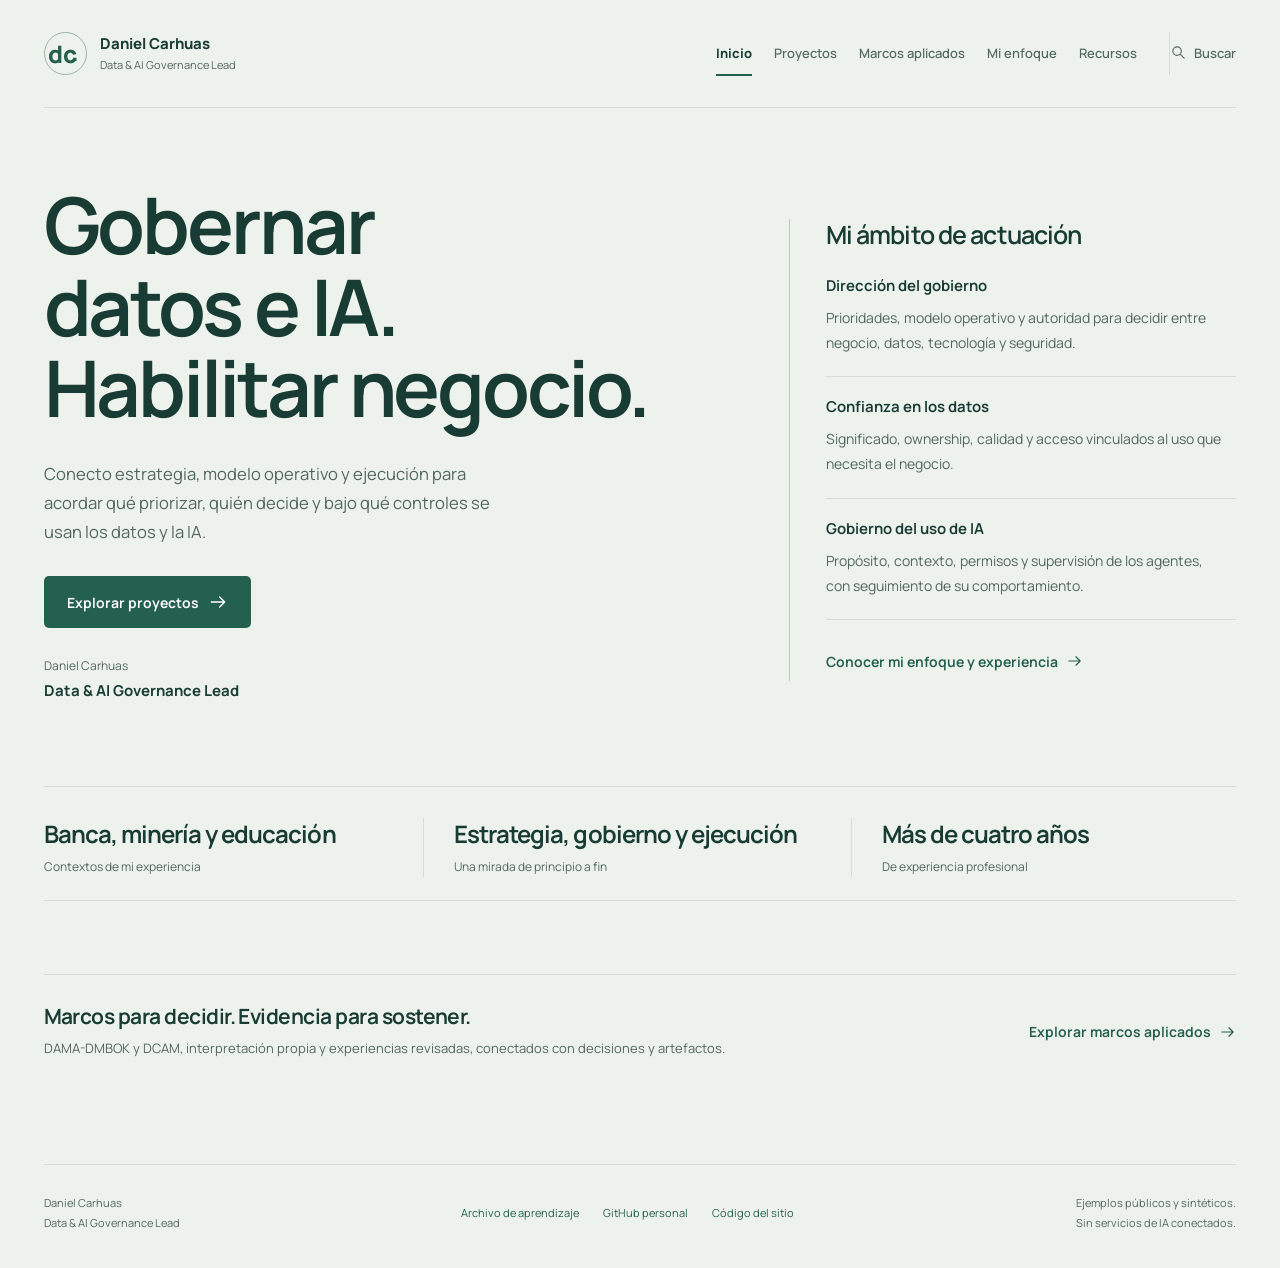
<file: index.html>
<!doctype html>
<html lang="es">
<head>
  <meta charset="utf-8">
  <meta name="viewport" content="width=device-width, initial-scale=1">
  <meta name="description" content="Daniel Carhuas · Data &amp; AI Governance Lead. Estrategia, modelo operativo, calidad, privacidad y gobierno de IA conectados con decisiones de negocio.">
  <meta name="theme-color" content="#edf2ec">
  <meta property="og:type" content="website">
  <meta property="og:locale" content="es_PE">
  <meta property="og:title" content="Daniel Carhuas — Data &amp; AI Governance Lead">
  <meta property="og:description" content="De la estrategia a la ejecución: modelos de gobernanza, responsabilidades, calidad, privacidad y gobierno de IA. Experiencia y casos públicos de referencia.">
  <meta property="og:url" content="https://danielenrique368.github.io/">
  <title>Daniel Carhuas — Data &amp; AI Governance Lead</title>
  <link rel="icon" href="data:image/svg+xml,%3Csvg xmlns='http://www.w3.org/2000/svg' viewBox='0 0 40 40'%3E%3Crect width='40' height='40' rx='10' fill='%2324604e'/%3E%3Cpath d='M11 10h7c13 0 13 20 0 20h-7z' fill='none' stroke='white' stroke-width='3'/%3E%3C/svg%3E">
  <link rel="preconnect" href="https://fonts.googleapis.com">
  <link rel="preconnect" href="https://fonts.gstatic.com" crossorigin>
  <link href="https://fonts.googleapis.com/css2?family=Manrope:wght@400;500;600;700;800&display=swap" rel="stylesheet">
  <link rel="stylesheet" href="styles.css?v=valor10">
  <link rel="stylesheet" href="executive.css?v=valor10">
  <script defer src="cases.js?v=valor10"></script>
  <script defer src="governance.js?v=valor10"></script><script defer src="profile.js?v=valor10"></script>
  <script defer src="strategy.js?v=valor10"></script>
  <script defer src="policy.js?v=cuaderno1"></script>
  <script defer src="app.js?v=valor10"></script>
</head>
<body>
  <a class="skip" href="#contenido">Ir al contenido</a>
  <svg class="icon-defs" xmlns="http://www.w3.org/2000/svg" aria-hidden="true"><defs>
    <symbol id="i-home" viewBox="0 0 24 24"><path d="m3 10 9-7 9 7v10H3zM9 20v-7h6v7"/></symbol>
    <symbol id="i-folder" viewBox="0 0 24 24"><path d="M3 6h7l2 3h9v11H3zM3 6V4h7l2 2h8v3"/></symbol>
    <symbol id="i-network" viewBox="0 0 24 24"><circle cx="5" cy="12" r="3"/><circle cx="18" cy="5" r="3"/><circle cx="18" cy="19" r="3"/><path d="m8 10 7-4M8 14l7 4M18 8v8"/></symbol>
    <symbol id="i-lab" viewBox="0 0 24 24"><path d="M9 3h6M10 3v7L4 20h16l-6-10V3M7 15h10"/></symbol>
    <symbol id="i-archive" viewBox="0 0 24 24"><path d="M4 8v12h16V8M3 4h18v4H3zM9 12h6"/></symbol>
    <symbol id="i-search" viewBox="0 0 24 24"><circle cx="10" cy="10" r="6"/><path d="m15 15 5 5"/></symbol>
    <symbol id="i-out" viewBox="0 0 24 24"><path d="M14 4h6v6M20 4 10 14M10 4H4v16h16v-6"/></symbol>
    <symbol id="i-menu" viewBox="0 0 24 24"><path d="M4 6h16M4 12h16M4 18h16"/></symbol>
    <symbol id="i-doc" viewBox="0 0 24 24"><path d="M5 3h9l5 5v13H5zM14 3v6h5M9 13h6M9 17h6"/></symbol>
    <symbol id="i-arrow" viewBox="0 0 24 24"><path d="M4 12h16m-6-6 6 6-6 6"/></symbol>
    <symbol id="i-check" viewBox="0 0 24 24"><path d="m5 12 4 4L19 6"/></symbol>
  </defs></svg>
  <header class="site-header">
    <a class="identity" href="#inicio"><span class="monogram">dc<span>.</span></span><span><strong>Daniel Carhuas</strong><small>Data &amp; AI Governance Lead</small></span></a>
    <button class="menu-button" id="menu-toggle" aria-label="Abrir navegación" aria-expanded="false" aria-controls="sidebar"><svg class="icon" aria-hidden="true"><use href="#i-menu"/></svg></button>
    <nav class="site-nav primary-nav" id="sidebar" aria-label="Navegación principal">
      <a href="#inicio" data-nav="inicio">Inicio</a>
      <a href="#proyectos" data-nav="proyectos">Proyectos</a>
      <a href="#marcos" data-nav="marcos">Marcos aplicados</a>
      <a href="#perfil" data-nav="perfil">Mi enfoque</a>
      <a href="#recursos" data-nav="recursos">Recursos</a>
      <a class="search-shortcut nav-utility" href="#notas"><svg class="icon" aria-hidden="true"><use href="#i-search"/></svg><span>Buscar</span><kbd>/</kbd></a>
    </nav>
  </header>
  <div class="workspace">
    <main id="contenido" tabindex="-1">
      <div id="app"><section class="page-heading"><h1>Gobernar datos e IA. Habilitar negocio.</h1><p>Soy Daniel Carhuas. Conecto prioridades de negocio, responsabilidades y controles para una analítica y una IA confiables.</p><noscript><p>Activa JavaScript para explorar los casos y las demostraciones. También puedes <a href="arquitectura.html">abrir el diagrama de referencia</a> o <a href="https://github.com/DanielEnrique368/DanielEnrique368.github.io">leer el código en GitHub</a>.</p></noscript></section></div>
    </main>
    <footer class="footer"><span>Daniel Carhuas<br>Data &amp; AI Governance Lead</span><nav aria-label="Enlaces secundarios"><a href="#archivo">Archivo de aprendizaje</a><a href="https://github.com/DanielEnrique368" target="_blank" rel="noopener noreferrer">GitHub personal</a><a href="https://github.com/DanielEnrique368/DanielEnrique368.github.io" target="_blank" rel="noopener noreferrer">Código del sitio</a></nav><span>Ejemplos públicos y sintéticos.<br>Sin servicios de IA conectados.</span></footer>
  </div>
</body>
</html>
</file>
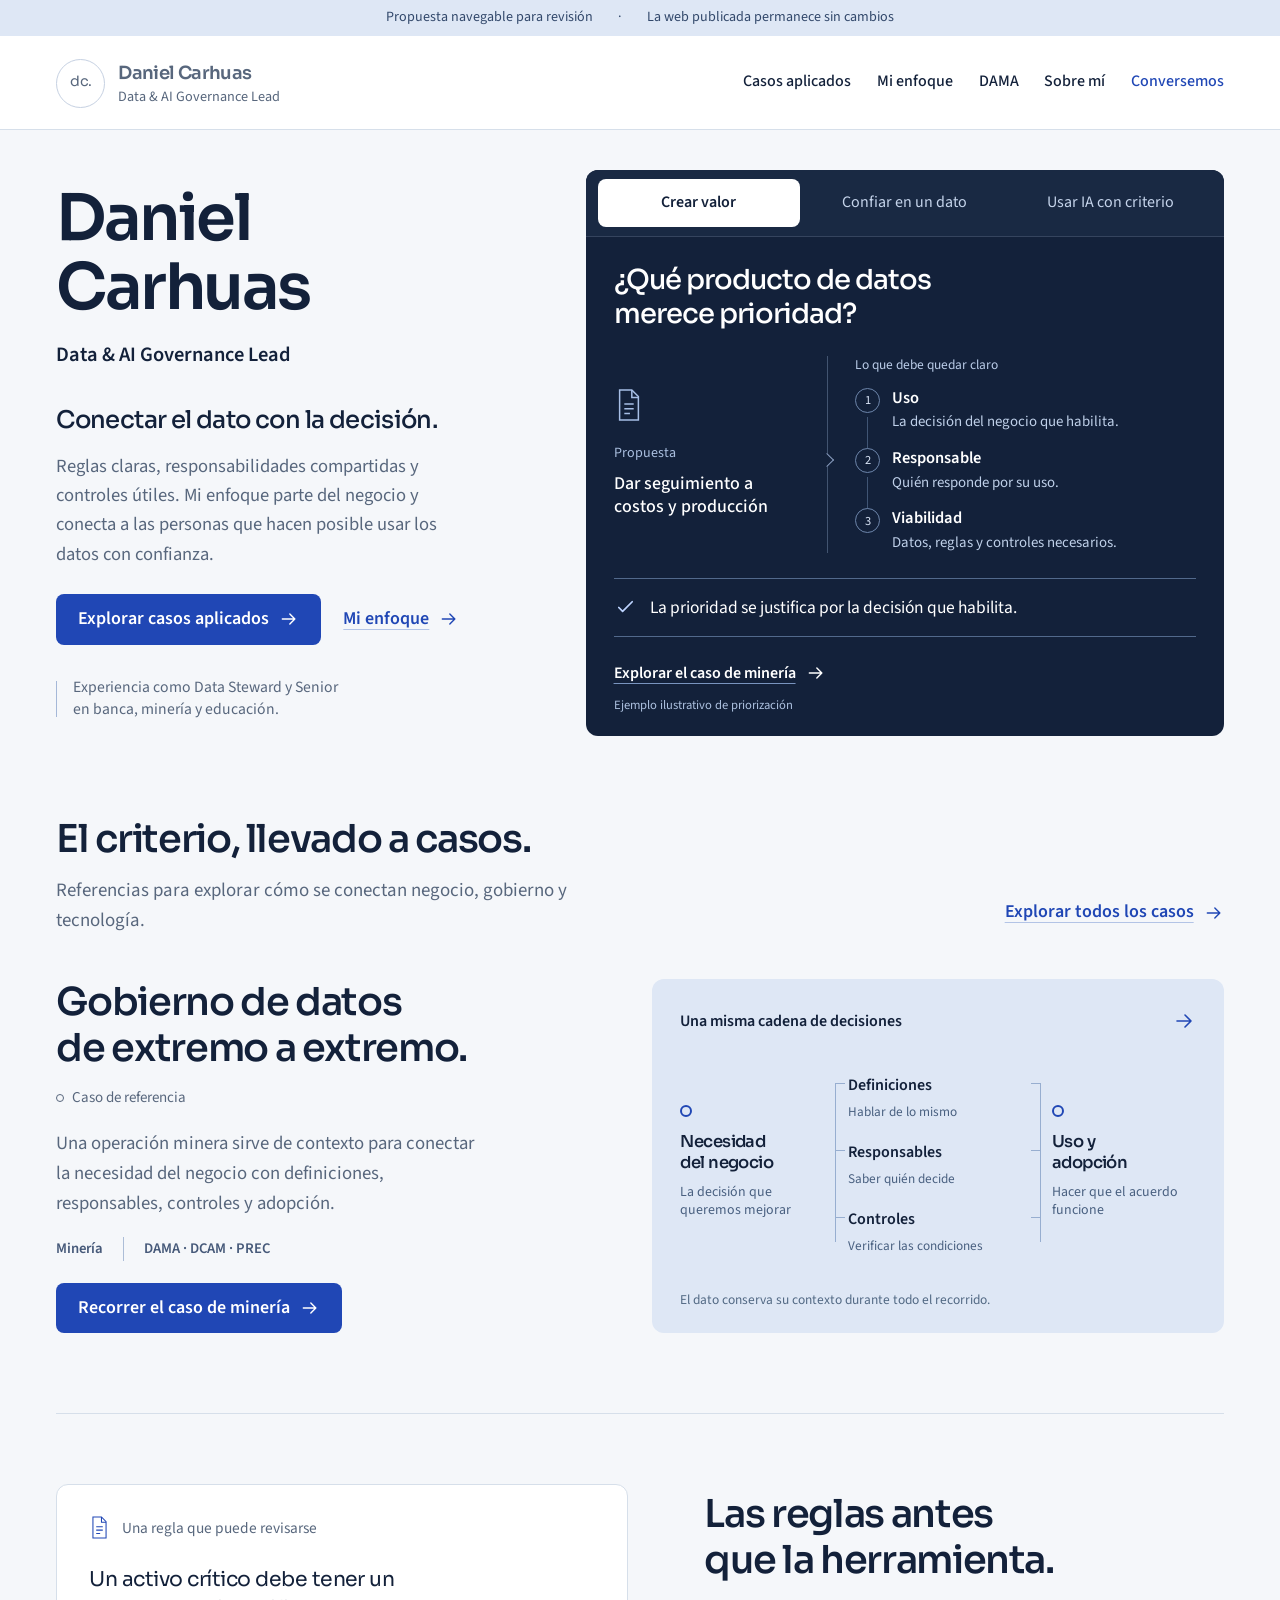
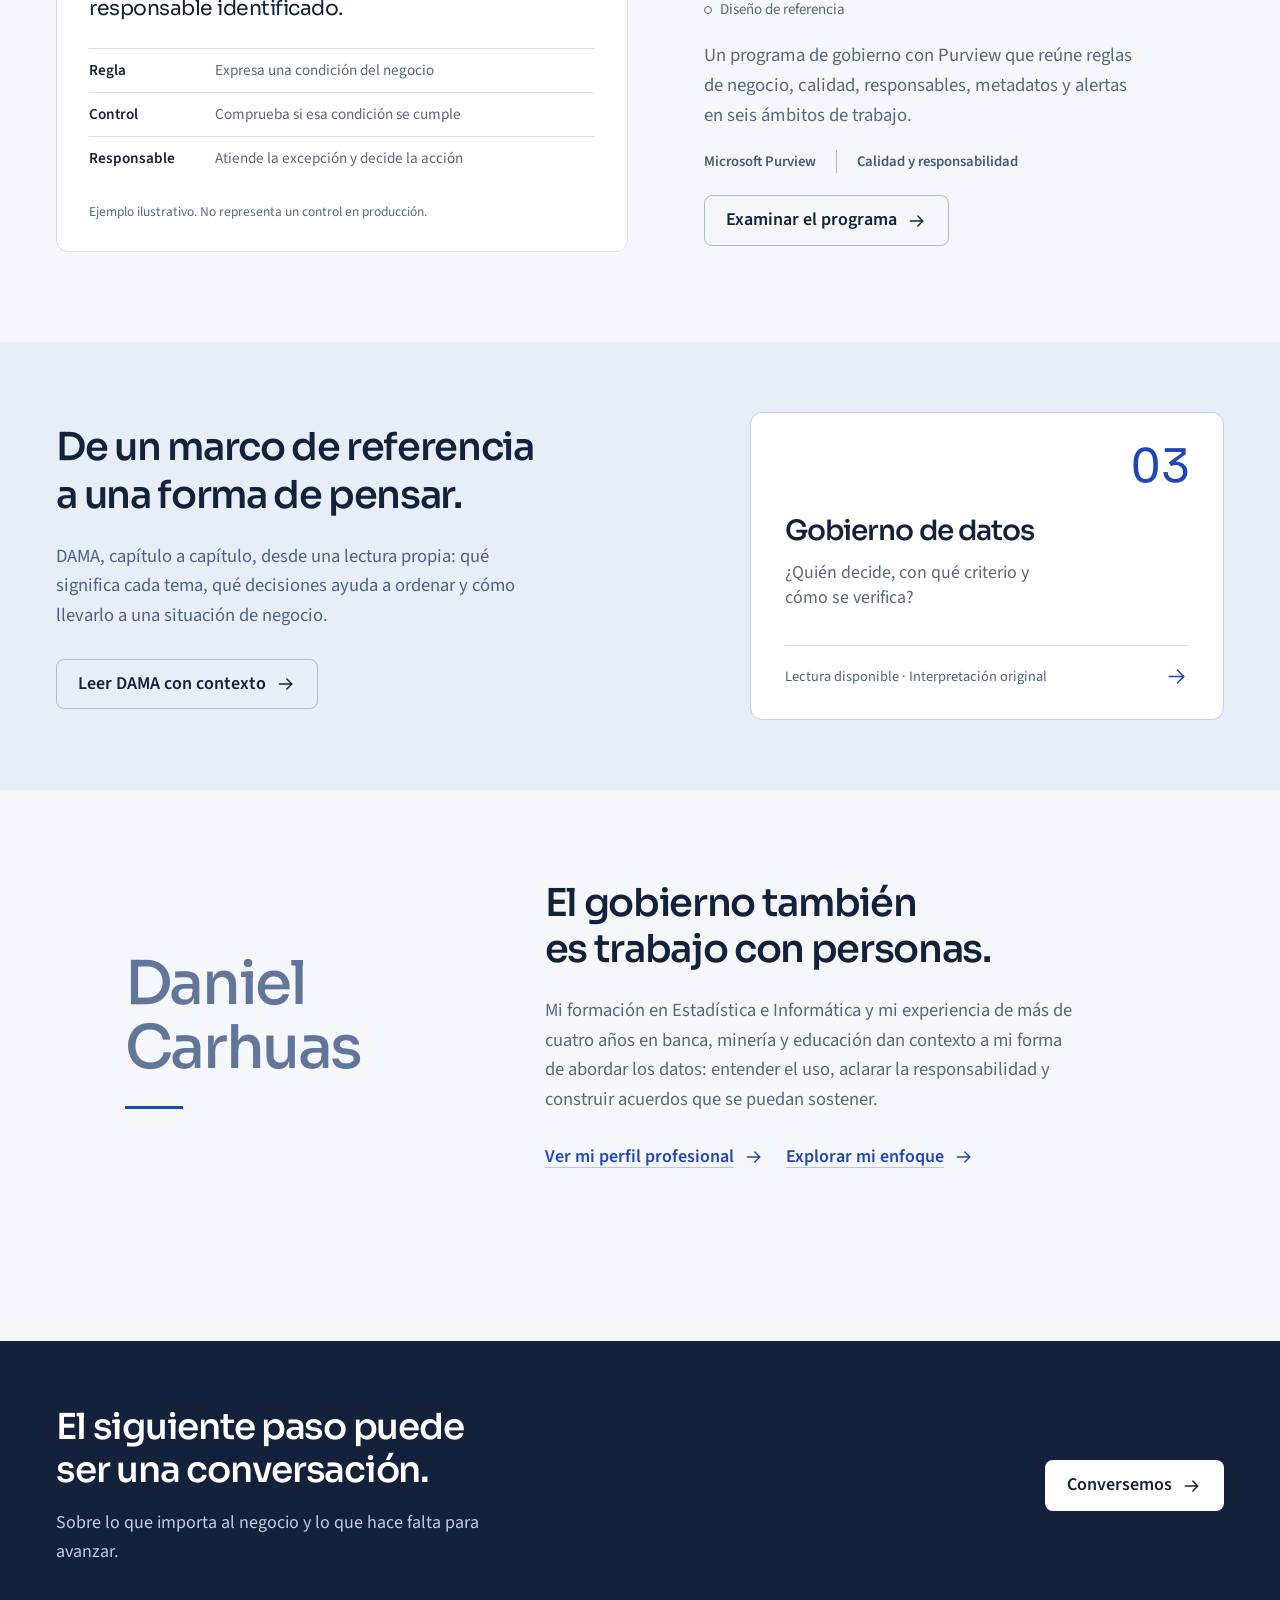
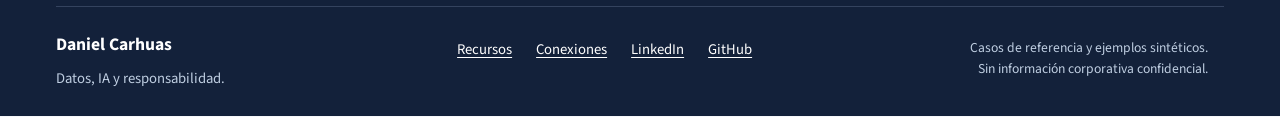
<file: preview-v5/index.html>
<!doctype html>
<html lang="es">
<head>
  <meta charset="utf-8">
  <meta name="viewport" content="width=device-width, initial-scale=1">
  <meta name="description" content="Daniel Carhuas. Gobierno de datos e IA: criterio de negocio, responsabilidades y casos aplicados.">
  <meta name="robots" content="noindex,nofollow">
  <meta name="theme-color" content="#13213A">
  <title>Daniel Carhuas — Data &amp; AI Governance Lead</title>
  <link rel="icon" href="assets/favicon.svg" type="image/svg+xml">
  <link rel="preload" href="assets/sora.woff2" as="font" type="font/woff2" crossorigin>
  <link rel="preload" href="assets/source-sans-3.woff2" as="font" type="font/woff2" crossorigin>
  <link rel="stylesheet" href="styles.css">
  <link rel="stylesheet" href="interactions.css">
  <script src="home.js" defer></script>
  <script src="cases.js" defer></script>
  <script src="insights.js" defer></script>
  <script src="app.js" defer></script>
</head>
<body>
  <a class="skip-link" href="#main">Ir al contenido</a>
  <div class="preview-note"><span>Propuesta navegable para revisión</span><span>La web publicada permanece sin cambios</span></div>
  <header class="site-header">
    <a class="brand" href="#/inicio" aria-label="Daniel Carhuas, inicio"><span class="brand-mark" aria-hidden="true">dc.</span><span><strong>Daniel Carhuas</strong><small>Data &amp; AI Governance Lead</small></span></a>
    <button class="nav-toggle" type="button" aria-expanded="false" aria-controls="primary-nav"><span>Menú</span><svg viewBox="0 0 24 24" aria-hidden="true"><path d="M4 7h16M4 12h16M4 17h16"/></svg></button>
    <nav id="primary-nav" class="nav" aria-label="Principal">
      <a href="#/casos" data-nav="casos">Casos aplicados</a>
      <a href="#/enfoque" data-nav="enfoque">Mi enfoque</a>
      <a href="#/dama" data-nav="dama">DAMA</a>
      <a href="#/perfil" data-nav="perfil">Sobre mí</a>
      <a href="#/contacto" data-nav="contacto" class="nav-contact">Conversemos</a>
    </nav>
  </header>
  <main id="main" class="container" tabindex="-1"></main>
  <footer id="footer" class="site-footer"></footer>
  <dialog id="image-viewer" class="image-viewer" aria-labelledby="viewer-title">
    <div class="viewer-bar"><h2 id="viewer-title">Metodología integrada</h2><button type="button" data-close-viewer aria-label="Cerrar imagen ampliada">Cerrar <span aria-hidden="true">×</span></button></div>
    <img id="viewer-image" alt="Metodología integrada de gobierno: fases y entregables" src="assets/metodologia-gobierno-integrada.png">
  </dialog>
  <div id="toast" class="toast" role="status" hidden></div>
  <div id="interaction-status" class="sr-only" role="status" aria-atomic="true"></div>
  <noscript><p class="container">Esta propuesta usa JavaScript para navegar entre las páginas. Los <a href="assets/lote-calidad-ejemplo.json">ejemplos descargables</a> siguen disponibles.</p></noscript>
</body>
</html>
</file>
<file: styles.css>
:root{--paper:#fff;--ground:#f5f5f9;--ink:#292b3d;--muted:#64677a;--line:#e1e2eb;--purple:#5a49b6;--purple-pale:#eeebfb;--teal:#126c64;--orange:#a95320;--rail:#252636;--rail-text:#c8c9d8;--radius:14px;font-family:'Hanken Grotesk',system-ui,sans-serif;font-size:16px;color:var(--ink);background:var(--ground);font-synthesis:none}
*{box-sizing:border-box}body{margin:0}a{color:inherit;text-decoration:none}button,input,select{font:inherit}button,a,input,select{-webkit-tap-highlight-color:transparent}button{cursor:pointer}button:disabled{cursor:default;opacity:.55}p{line-height:1.65}a,button,input,select{touch-action:manipulation}::selection{background:#d6cff8;color:#26213e}input{caret-color:var(--purple)}:focus-visible{outline:3px solid #8772e2;outline-offset:4px}html{scrollbar-color:#b5b1c7 var(--ground)}[hidden]{display:none!important}.icon-defs{position:absolute;width:0;height:0;overflow:hidden}.icon{width:20px;height:20px;flex-shrink:0;fill:none;stroke:currentColor;stroke-width:1.6;stroke-linecap:round;stroke-linejoin:round}.skip{position:fixed;top:-100px;left:20px;padding:12px 18px;background:var(--paper);z-index:20}.skip:focus{top:10px}.sidebar{position:fixed;inset:0 auto 0 0;width:252px;background:var(--rail);color:var(--rail-text);padding:32px 20px 20px;z-index:10;display:flex;flex-direction:column;overflow-y:auto}.identity{display:flex;gap:13px;align-items:center;color:white;margin:0 6px 39px}.monogram{font-size:26px;font-weight:800;letter-spacing:-.04em;width:44px;height:44px;display:grid;place-content:center;position:relative;border:1px solid #555268;border-radius:12px;padding-right:6px}.monogram span{position:absolute;right:7px;bottom:6px;color:#b6a9fa}.identity strong{font-size:15px;display:block}.identity small{color:#b5b6ca;font-size:12px}.workspace-label{font-size:12px;color:#aeb0c6;margin:0 12px 13px}.primary-nav{display:grid;gap:5px}.primary-nav a{display:flex;gap:12px;align-items:center;padding:12px;border-radius:7px;font-size:14px;min-height:44px}.primary-nav a:hover{background:#303146;color:white}.primary-nav a[aria-current="page"]{background:#494163;color:#fff}.primary-nav .nav-count{margin-left:auto;font-size:12px;color:#c6c0dc}.sidebar-projects{border-top:1px solid #3e3f51;margin-top:27px;padding-top:24px}.sidebar-projects h2{font-size:12px;font-weight:500;margin:0 12px 12px;color:#aeb0c6}.sidebar-projects a{padding:11px 12px;display:flex;align-items:center;gap:10px;font-size:12px;border-radius:6px}.sidebar-projects a:hover{color:white;background:#303146}.project-dot{width:7px;height:7px;border-radius:50%;display:inline-block;flex-shrink:0}.purple{background:#b5a3ff}.teal{background:#6bcbc0}.orange{background:#edb183}.sidebar-bottom{margin-top:auto;padding:42px 12px 0}.small-mark{font-size:13px;color:#aeb0c6;line-height:1.65}.sidebar-bottom a{margin-top:25px;padding-top:20px;border-top:1px solid #3e3f51;display:flex;align-items:center;justify-content:space-between;font-size:12px}.sidebar-bottom .icon{width:15px;height:15px}.workspace{margin-left:252px;min-height:100vh}.topbar{height:72px;padding:0 42px;display:flex;align-items:center;gap:26px;border-bottom:1px solid var(--line);background:var(--paper)}.breadcrumb{display:flex;gap:12px;align-items:center;font-size:13px;color:var(--muted)}.breadcrumb strong{color:var(--ink);font-weight:500}.search-shortcut{margin-left:auto;display:flex;align-items:center;gap:9px;font-size:12px;color:var(--muted)}.search-shortcut .icon{width:17px}kbd{font:12px system-ui;border:1px solid var(--line);padding:1px 6px;border-radius:4px;margin-left:22px}.source-link{display:flex;align-items:center;gap:8px;font-size:12px;color:var(--muted);padding-left:23px;border-left:1px solid var(--line)}.source-link .icon{width:14px}.menu-button{display:none}main{max-width:1440px;margin:auto;padding:42px 44px 60px}h1,h2,h3{letter-spacing:-.025em;line-height:1.13}h1{font-size:clamp(32px,3.25vw,49px);font-weight:700;margin:0;text-wrap:balance}h2{font-size:25px;margin:0 0 12px;font-weight:700}h3{font-size:19px;margin:0 0 10px}p{margin:0 0 18px;color:var(--muted)}.page-heading{margin-bottom:30px;max-width:780px}.page-heading p{margin:15px 0 0;max-width:65ch;font-size:16px}.intro-line{display:flex;justify-content:space-between;gap:32px;align-items:center;margin-bottom:30px}.intro-line .page-heading{margin:0;max-width:720px}.intro-line .page-heading h1{max-width:560px}.text-link{display:inline-flex;align-items:center;gap:8px;color:var(--purple);font-weight:600;font-size:14px;min-height:40px}.text-link:hover{text-decoration:underline;text-underline-offset:4px}.text-link .icon{width:17px}.pill{display:inline-flex;padding:5px 10px;border-radius:30px;background:var(--purple-pale);color:var(--purple);font-size:12px;white-space:nowrap;font-weight:600}.pill.teal{background:#e6f4f0;color:var(--teal)}.pill.orange{background:#faeee4;color:var(--orange)}.overview-grid{display:grid;grid-template-columns:minmax(0,1.55fr) minmax(260px,1fr);gap:24px;margin-bottom:40px}.graph-panel{background:var(--paper);border:1px solid var(--line);border-radius:var(--radius);overflow:hidden;min-width:0}.panel-heading{display:flex;justify-content:space-between;align-items:center;padding:21px 24px 0;gap:10px}.panel-heading h2{font-size:17px;margin:0}.panel-heading span{font-size:12px;color:var(--muted)}.graph{width:100%;height:auto;display:block;max-height:345px}.graph line,.graph path{stroke:#d9d6e6;stroke-width:1.3;fill:none}.graph a{cursor:pointer}.graph .node-circle{stroke:var(--paper);stroke-width:5}.graph .main-node{fill:#7663c8}.graph .access-node{fill:#278c83}.graph .ops-node{fill:#c67e4d}.graph .note-node{fill:#b4aec9}.graph text{font:13px 'Hanken Grotesk',sans-serif;fill:#48495d;stroke:none}.graph .project-label{font-size:14px;font-weight:700}.graph a:hover circle,.graph a:focus circle{stroke:#b6aae5;stroke-width:7}.graph a:focus-visible{outline:none}.graph-caption{padding:12px 24px 18px;color:var(--muted);font-size:12px;display:flex;gap:18px;align-items:center}.graph-caption span{display:flex;align-items:center;gap:6px}.graph-caption i{width:6px;height:6px;border-radius:50%;background:#7663c8}.graph-caption span:last-child{margin-left:auto}.spotlight{padding:25px 26px;background:#eae7f7;border-radius:var(--radius);display:flex;flex-direction:column;min-width:0}.spotlight h2{font-size:27px;line-height:1.2;margin:20px 0 13px;max-width:300px}.spotlight p{font-size:14px;color:#5c5675;line-height:1.6}.spotlight .pill{background:#fff9;width:fit-content}.spotlight .button{margin-top:auto;align-self:flex-start}.mini-decision{display:flex;align-items:center;gap:10px;padding:13px 0 19px;font-size:12px;color:#544967}.mini-decision svg{color:var(--teal);width:16px;height:16px}.button{display:inline-flex;align-items:center;justify-content:center;gap:9px;padding:11px 16px;min-height:44px;border:0;border-radius:7px;background:var(--purple);color:white;font-size:14px;font-weight:600}.button:hover{background:#493996}.button.secondary{background:white;color:var(--ink);border:1px solid var(--line)}.button.secondary:hover{background:var(--ground)}.section-top{display:flex;justify-content:space-between;gap:20px;align-items:baseline;margin:0 0 15px}.section-top h2{font-size:22px;margin:0}.section-top p{margin:0;font-size:13px}.project-list{background:var(--paper);border:1px solid var(--line);border-radius:var(--radius);overflow:hidden}.project-row{display:grid;grid-template-columns:44px minmax(0,1fr) auto 24px;gap:18px;align-items:center;padding:22px 24px;border-bottom:1px solid var(--line)}.project-row:last-child{border-bottom:0}.project-row:hover{background:#fbfaff}.project-symbol{width:42px;height:42px;display:grid;place-items:center;background:var(--purple-pale);color:var(--purple);border-radius:10px}.project-symbol.teal{background:#e6f4f0;color:var(--teal)}.project-symbol.orange{background:#faeee4;color:var(--orange)}.project-row h3{font-size:17px;margin:0 0 5px}.project-row p{font-size:13px;margin:0;line-height:1.5;max-width:72ch}.row-meta{color:var(--muted);font-size:12px;white-space:nowrap}.row-arrow{width:18px;color:#8c879c}.below-overview{display:grid;grid-template-columns:1fr 1fr;gap:32px;margin-top:32px}.resource-entry{display:flex;align-items:center;gap:14px;padding:19px 0;border-bottom:1px solid var(--line)}.resource-entry .icon{color:var(--purple)}.resource-entry strong{display:block;font-size:14px;margin-bottom:3px}.resource-entry small{font-size:12px;color:var(--muted)}.resource-entry .row-arrow{margin-left:auto}.notice{font-size:13px;color:var(--muted);line-height:1.6;margin-top:25px}.footer{padding:20px 44px;border-top:1px solid var(--line);display:flex;justify-content:space-between;gap:20px;font-size:11px;color:var(--muted);max-width:1440px;margin:auto}.backlink{color:var(--muted);font-size:13px;display:inline-flex;gap:8px;align-items:center;margin-bottom:25px;min-height:30px}.backlink .icon{width:16px;transform:rotate(180deg)}.case-heading{max-width:800px;margin-bottom:25px}.case-heading .pill{margin-bottom:15px}.case-heading h1{font-size:clamp(30px,3vw,43px);line-height:1.15}.case-heading p{margin-top:18px}.case-toolbar{display:flex;justify-content:space-between;gap:20px;align-items:center;border-bottom:1px solid var(--line);margin-bottom:30px}.case-tabs{display:flex;gap:25px}.case-tab{background:transparent;border:0;color:var(--muted);padding:15px 0;border-bottom:2px solid transparent;font-size:14px}.case-tab[aria-selected="true"]{border-color:var(--purple);color:var(--purple);font-weight:700}.article-layout{display:grid;grid-template-columns:minmax(0,1fr) 248px;gap:50px}.prose{max-width:75ch;min-width:0}.prose h2{font-size:23px;margin:28px 0 12px}.prose h2:first-child{margin-top:0}.prose h3{font-size:17px;margin-top:25px}.prose p{font-size:15px;line-height:1.75}.decisions{padding-left:19px}.decisions li{padding-left:5px;margin-bottom:20px;color:var(--muted);font-size:14px;line-height:1.65}.decisions strong{display:block;color:var(--ink);font-size:15px;margin-bottom:5px}.related-panel{border-left:1px solid var(--line);padding-left:23px}.related-panel h2{font-size:14px;margin:0 0 12px}.related-panel h2:not(:first-child){margin-top:28px}.note-link{display:block;font-size:13px;padding:11px 0;color:var(--purple);line-height:1.4}.note-link:hover{text-decoration:underline;text-underline-offset:3px}.related-panel p{font-size:12px;line-height:1.7}.reading-note{padding:18px 20px;background:#eeedf5;border-radius:8px;font-size:13px;color:#5a5572;line-height:1.65;margin:24px 0}.code-block{background:#292b3e;border-radius:12px;overflow:hidden;margin:18px 0 24px;color:#e2e3f2}.code-bar{display:flex;justify-content:space-between;align-items:center;padding:12px 20px;background:#33354b;color:#c9cce0;font-size:12px}.copy-button{background:transparent;border:1px solid #646680;color:#e2e3f2;padding:5px 11px;border-radius:5px;font-size:12px}.copy-button:hover{background:#474a64}pre{margin:0;padding:23px;overflow-x:auto;font:13px/1.8 Consolas,'Courier New',monospace;tab-size:2}.catalog-search{display:flex;align-items:center;gap:12px;background:white;border:1px solid var(--line);border-radius:9px;padding:0 16px;margin-bottom:25px;max-width:620px}.catalog-search .icon{color:var(--muted)}.catalog-search input{width:100%;background:transparent;border:0;padding:14px 0;outline:none;color:var(--ink);min-height:48px}.catalog-search:focus-within{outline:3px solid #8772e2;outline-offset:3px}.catalog-search input::placeholder{color:var(--muted)}.note-grid{display:grid;grid-template-columns:1fr 1fr;gap:0 36px}.note-item{display:block;padding:24px 0;border-bottom:1px solid var(--line)}.note-item:hover h2{color:var(--purple)}.note-item h2{font-size:20px;margin:10px 0}.note-item p{font-size:14px;margin:0;line-height:1.65}.note-type{color:var(--purple);font-size:12px}.note-count{font-size:12px;color:var(--muted);margin:15px 0}.empty-state{padding:35px 0}.empty-state h2{font-size:23px}.lab-layout{display:grid;grid-template-columns:minmax(260px,.9fr) minmax(0,1.1fr);gap:28px}.lab-form{background:var(--paper);border:1px solid var(--line);border-radius:var(--radius);padding:25px}.lab-form h2{font-size:20px;margin-bottom:5px}.lab-form p{font-size:13px}.field{display:block;margin-top:19px}.field span{font-size:13px;font-weight:600;display:block;margin-bottom:7px}select{display:block;width:100%;border:1px solid #cfd0dd;border-radius:7px;padding:10px 12px;min-height:44px;color:var(--ink);background:white}.decision-panel{background:#edf5f2;border:1px solid #d2e5dc;border-radius:var(--radius);padding:27px;display:flex;flex-direction:column;min-height:380px}.decision-panel[data-decision="deny"]{background:#fbf0ed;border-color:#eddbd4}.decision-panel[data-decision="mask"]{background:#f2effb;border-color:#e0daef}.decision-panel h2{font-size:30px;margin:15px 0 13px}.decision-panel p{font-size:14px}.decision-state{font-size:12px;font-weight:700;color:var(--teal)}[data-decision="deny"] .decision-state{color:#9c432b}[data-decision="mask"] .decision-state{color:var(--purple)}.check-list{list-style:none;padding:0;margin:3px 0 20px}.check-list li{display:flex;gap:10px;align-items:flex-start;font-size:13px;padding:9px 0;line-height:1.45}.check-symbol{width:18px;height:18px;display:grid;place-items:center;flex-shrink:0;border-radius:50%;background:#d7e9e1;color:#125f52;font-weight:700}.check-symbol.no{background:#ecd3c9;color:#873e2b}.obligation{margin-top:auto;padding-top:17px;border-top:1px solid #cbc6db;font-size:12px;line-height:1.7;color:#5a526d}.sample-result{margin-top:25px}.sample-result h2{font-size:18px}.sample-result pre{border:1px solid var(--line);border-radius:9px;background:white;color:#5d4b90;font-size:13px;white-space:pre-wrap;overflow-wrap:anywhere}.presets{display:flex;gap:9px;flex-wrap:wrap;margin:20px 0 24px}.preset{background:white;border:1px solid var(--line);border-radius:6px;padding:9px 12px;min-height:40px;font-size:12px;color:var(--muted)}.preset:hover{border-color:var(--purple);color:var(--purple)}.archive-list{border-top:1px solid var(--line)}.archive-list a{display:flex;justify-content:space-between;gap:20px;align-items:center;padding:21px 4px;border-bottom:1px solid var(--line);font-size:15px}.archive-list a:hover{color:var(--purple)}.archive-list span small{display:block;color:var(--muted);font-size:12px;margin-top:5px}.supporting{display:flex;align-items:center;gap:25px;flex-wrap:wrap;margin-top:22px}.compact-graph{max-width:640px;border:1px solid var(--line);border-radius:12px;background:white;margin-top:22px}.compact-graph .graph-caption{padding-top:0}.asset-detail{font-size:12px;color:var(--muted)}.source-citation{font-size:13px!important}.source-citation a{color:var(--purple);text-decoration:underline;text-underline-offset:3px}
@media(min-width:1700px){main{padding-top:55px}.overview-grid{grid-template-columns:1.65fr 1fr}.graph{max-height:395px}.spotlight h2{font-size:32px;max-width:360px}}
@media(max-width:1180px){.sidebar{width:225px;padding-left:13px;padding-right:13px}.workspace{margin-left:225px}main{padding:32px 27px 50px}.topbar{padding:0 27px}.overview-grid{grid-template-columns:minmax(0,1.25fr) minmax(245px,1fr);gap:18px}.spotlight{padding:23px}.spotlight h2{font-size:24px}.graph-caption span:last-child{display:none}.article-layout{grid-template-columns:minmax(0,1fr) 200px;gap:28px}.row-meta{display:none}.project-row{grid-template-columns:40px 1fr 20px;gap:15px}.footer{padding:20px 27px}.search-shortcut span{display:none}}
@media(max-width:950px){.overview-grid{grid-template-columns:1fr}.spotlight{display:grid;grid-template-columns:1fr auto;gap:0 25px}.spotlight .pill{grid-column:1}.spotlight h2{max-width:none;font-size:25px;margin-top:13px}.spotlight p{max-width:60ch}.spotlight .button{grid-column:2;grid-row:2/5;align-self:center}.mini-decision{padding-bottom:0}.article-layout{grid-template-columns:1fr}.related-panel{border-left:0;border-top:1px solid var(--line);padding:25px 0 0}.related-panel .note-link{display:inline-block;margin-right:20px}.lab-layout{grid-template-columns:1fr}.lab-form{display:grid;grid-template-columns:1fr 1fr;gap:0 18px}.lab-form h2,.lab-form p{grid-column:1/-1}.below-overview{grid-template-columns:1fr;gap:10px}.note-grid{grid-template-columns:1fr}.footer{flex-direction:column;gap:6px}}
@media(max-width:720px){.sidebar{display:none;top:64px;width:min(300px,88vw);box-shadow:12px 10px 30px #25263626}.sidebar.open{display:flex}.workspace{margin:0}.topbar{height:64px;padding:0 18px;gap:15px;position:sticky;top:0;z-index:11}.menu-button{display:grid;place-items:center;min-height:40px;width:36px;background:transparent;border:0;color:var(--ink);padding:0}.breadcrumb{gap:8px;font-size:12px}.breadcrumb>span:first-child{display:none}.breadcrumb>span:nth-child(2){display:none}.search-shortcut{margin-left:auto}.search-shortcut kbd{display:none}.source-link{padding-left:12px;font-size:12px}.source-link .icon{display:none}main{padding:28px 20px 40px}h1{font-size:34px}.intro-line{display:block}.intro-line .text-link{margin-top:13px}.page-heading p{font-size:15px}.overview-grid{gap:18px;margin-bottom:29px}.panel-heading{padding:19px 18px 0}.panel-heading h2{font-size:16px}.panel-heading>span{font-size:11px}.graph text{font-size:15px}.graph .project-label{font-size:16px}.graph-caption{padding-left:18px;padding-right:18px;gap:14px;font-size:11px}.spotlight{display:flex;padding:22px}.spotlight h2{margin-top:16px}.spotlight .button{align-self:flex-start;margin-top:17px}.spotlight p{margin-bottom:6px}.section-top{gap:12px;align-items:center}.section-top h2{font-size:21px}.section-top p{display:none}.project-row{padding:20px 16px;grid-template-columns:32px 1fr 15px;gap:12px}.project-symbol{width:32px;height:34px;border-radius:7px}.project-row h3{font-size:16px}.project-row p{font-size:12px}.row-arrow{width:15px}.project-symbol .icon{width:18px}.case-heading h1{font-size:31px}.case-toolbar{align-items:start;flex-direction:column;gap:0}.case-tabs{gap:23px}.case-toolbar>.text-link{padding-bottom:10px}.lab-form{padding:20px;grid-template-columns:1fr}.decision-panel{padding:23px}.decision-panel h2{font-size:28px}.footer{padding:20px;font-size:10px}.article-layout{gap:22px}.prose p{font-size:15px}pre{font-size:12px;padding:17px}.note-item h2{font-size:20px}.supporting{gap:8px 20px}.notice{font-size:12px}.backlink{margin-bottom:18px}}
.project-page{max-width:1000px}.project-page .page-heading{max-width:750px;margin-bottom:38px}.project-page .page-heading h1{font-size:clamp(32px,3vw,44px);max-width:690px}.project-page .project-row{padding-top:28px;padding-bottom:28px}.project-row h2{font-size:19px;margin:0 0 7px;line-height:1.3}.project-page .row-meta{color:var(--purple);font-weight:600}.resource-footer{display:flex;align-items:center;justify-content:space-between;gap:24px;margin-top:42px;padding-top:26px;border-top:1px solid var(--line)}.resource-footer h2{font-size:17px;margin:0 0 6px}.resource-footer p{font-size:13px;margin:0}.resource-footer .text-link{flex-shrink:0}.resource-catalog{max-width:850px;border-top:1px solid var(--line)}.resource-catalog .resource-entry{padding:25px 4px;gap:20px}.resource-catalog strong{font-size:18px;margin-bottom:7px}.resource-catalog small{font-size:14px;line-height:1.6;display:block}.resource-catalog .icon{width:22px;height:22px}.connection-map{max-width:850px;padding-top:25px}.connection-map .graph{max-height:450px}.workspace{display:flex;flex-direction:column}.workspace main{width:100%;flex:1}.footer{width:100%}.primary-nav a[data-nav="archivo"]{margin-top:25px;color:#aeb0c6}.primary-nav a[data-nav="archivo"][aria-current="page"]{color:white}.mobile-map{display:none}
@media(max-width:720px){.project-page .page-heading{margin-bottom:28px}.project-page .project-row{padding-top:23px;padding-bottom:23px}.project-row h2{font-size:17px}.resource-footer{display:block;margin-top:28px;padding-top:22px}.resource-footer .text-link{margin-top:12px}.resource-catalog strong{font-size:17px}.resource-catalog small{font-size:13px}.resource-catalog .resource-entry{gap:14px}.connection-map{padding-top:0}.breadcrumb strong{max-width:200px;overflow:hidden;text-overflow:ellipsis;white-space:nowrap}}
@media(max-width:720px){.graph{display:none}.mobile-map{display:grid;gap:20px;padding:25px 18px 20px}.mobile-project{display:flex;align-items:center;gap:9px;font-size:14px;font-weight:700;line-height:1.5;min-height:30px}.mobile-project .project-dot{width:8px;height:8px}.mobile-connections{margin-left:4px;padding:5px 0 0 13px;border-left:1px solid #c9c3dd;display:flex;gap:7px 18px;flex-wrap:wrap}.mobile-connections a{font-size:13px;color:var(--purple);line-height:1.65;min-height:30px;padding-top:4px}.mobile-connections a:hover{text-decoration:underline}}
@media(prefers-reduced-motion:no-preference){.graph a circle{transition:stroke .18s ease-out}.button,.primary-nav a{transition:background-color .15s ease-out}}

.source-citation{margin-top:30px}.source-citation h2{font-size:17px}.source-citation ul{padding-left:20px}.source-citation li{margin:10px 0;line-height:1.6}.related-panel a{overflow-wrap:anywhere}
.professional-profile{margin:-14px 0 34px;max-width:750px}.profile-track{font-size:14px;line-height:1.6;margin:0 0 14px}.profile-details{font-size:14px;line-height:1.65}.profile-details summary{cursor:pointer;color:var(--purple);font-weight:600;width:fit-content;padding:6px 0;min-height:36px}.profile-details[open] summary{margin-bottom:16px}.profile-details p{margin-bottom:14px}.profile-details li{color:var(--muted);margin-bottom:10px}.profile-details strong{color:var(--ink)}.projects-heading{font-size:21px;margin:0 0 8px}.projects-intro{font-size:14px;margin:0 0 20px}.project-page .page-heading h1{max-width:740px}.project-page .project-row{padding-top:23px;padding-bottom:23px}
</file>
<file: executive.css>
/* Executive presentation layer. Existing routes and interaction classes stay intact. */
:root {
  --ink: #183c34;
  --accent: #24604e;
  --muted: #53685e;
  --ground: #edf2ec;
  --paper: #fafcf8;
  --line: #d4dfd4;
  --soft: #e3ebe0;
  --soft-strong: #d6e4d7;
  --purple: var(--accent);
  --purple-pale: var(--soft);
  --teal: var(--accent);
  --orange: var(--accent);
  --rail: var(--paper);
  --rail-text: var(--muted);
  --radius: 12px;
  --page-gutter: clamp(20px, 3.4vw, 52px);
  font-family: 'Manrope', system-ui, sans-serif;
  color: var(--ink);
  background: var(--ground);
}

html { scrollbar-color: #9caf9e var(--ground); scroll-padding-top: 110px; }
body { background: var(--ground); }
::selection { background: #cbdcc9; color: var(--ink); }
:focus-visible { outline: 3px solid var(--accent); outline-offset: 5px; }
input { caret-color: var(--accent); }
h1, h2, h3, h4 { color: var(--ink); text-wrap: balance; }
p { text-wrap: pretty; }
.workspace { margin-left: 0; min-height: calc(100dvh - 108px); }
.workspace main {
  width: min(1336px, calc(100% - var(--page-gutter) * 2));
  max-width: none;
  padding: 64px 0 104px;
  margin-inline: auto;
}
.site-header {
  width: min(1336px, calc(100% - var(--page-gutter) * 2));
  min-height: 108px;
  margin-inline: auto;
  display: flex;
  align-items: center;
  justify-content: space-between;
  gap: 28px;
  border-bottom: 1px solid var(--line);
  position: relative;
  z-index: 12;
}
.site-header .identity { margin: 0; gap: 13px; color: var(--ink); flex-shrink: 0; }
.site-header .monogram {
  width: 43px;
  height: 43px;
  border: 1px solid #9bb59f;
  border-radius: 50%;
  font-size: 24px;
  letter-spacing: -.04em;
  color: var(--accent);
}
.site-header .monogram span { color: var(--accent); }
.site-header .identity strong { font-size: 15px; font-weight: 750; }
.site-header .identity small { display: block; margin-top: 3px; font-size: 11px; color: var(--muted); }
.site-nav.primary-nav { display: flex; align-items: center; gap: 22px; }
.site-nav.primary-nav a {
  padding: 12px 0;
  min-height: 44px;
  gap: 7px;
  border-radius: 0;
  border-bottom: 2px solid transparent;
  color: var(--muted);
  font-size: 13px;
  font-weight: 550;
  white-space: nowrap;
}
.site-nav.primary-nav a:hover { color: var(--accent); background: transparent; border-color: var(--line); }
.site-nav.primary-nav a[aria-current="page"] { background: transparent; color: var(--ink); border-color: var(--accent); font-weight: 750; }
.site-nav.primary-nav a[data-nav="archivo"] { margin-top: 0; color: var(--muted); }
.site-nav .nav-count { display: none; }
.site-nav .icon { width: 17px; height: 17px; }
.site-nav .search-shortcut, .site-nav .nav-utility { margin-left: 10px; padding-left: 22px; border-left: 1px solid var(--line); font-weight: 500; }
.site-nav .search-shortcut span { display: inline; }
.site-nav kbd { display: none; }
.site-header .menu-button { display: none; }

.executive-hero {
  display: grid;
  grid-template-columns: minmax(0, 1.55fr) minmax(340px, 1fr);
  align-items: center;
  gap: clamp(32px, 4vw, 64px);
  padding: 12px 0 70px;
}
.hero-copy { min-width: 0; padding-bottom: 12px; }
.hero-copy h1 {
  font-size: clamp(64px, 6.1vw, 88px);
  font-weight: 650;
  line-height: 1.045;
  letter-spacing: -.04em;
  margin: 0 0 30px;
  max-width: none;
}
.hero-copy h1 span { display: block; }
.hero-description { max-width: 46ch; font-size: clamp(16px, 1.3vw, 19px); line-height: 1.75; margin-bottom: 30px; }
.hero-copy .button { min-height: 52px; padding: 14px 23px; font-size: 14px; }
.hero-byline { margin: 27px 0 0; max-width: 49ch; font-size: 12px; line-height: 1.8; color: var(--muted); }
.button { background: var(--accent); border-radius: 5px; font-weight: 650; }
.button:hover { background: #174b3d; }
.button:active, .preset:active { transform: translateY(1px); }
.button.secondary { background: var(--paper); color: var(--accent); border-color: var(--line); }
.button.secondary:hover { background: var(--soft); }
.text-link { color: var(--accent); font-weight: 650; font-size: 14px; }
.text-link:hover { text-underline-offset: 5px; }
.governance-intro { min-width: 0; border-left: 1px solid #b8cbb6; padding-left: 36px; }
.governance-intro h2 { font-size: 25px; font-weight: 600; line-height: 1.25; letter-spacing: -.035em; margin: 0 0 24px; }
.governance-intro dl { margin: 0; }
.governance-intro dl > div { padding: 18px 0 21px; border-bottom: 1px solid var(--line); }
.governance-intro dl > div:first-child { padding-top: 0; }
.governance-intro dt { color: var(--ink); font-size: 15px; font-weight: 650; line-height: 1.6; margin-bottom: 7px; }
.governance-intro dd { color: var(--muted); font-size: 14px; line-height: 1.8; margin: 0; max-width: 44ch; }
.governance-intro .text-link { margin-top: 21px; }
.projects-page .page-heading { max-width: 900px; margin-bottom: 42px; }
.projects-page .page-heading p { max-width: 67ch; }
.projects-page > .work-grid { margin-top: 0; }
.projects-page .selected-work { margin-top: 0; }

.experience-band { display: grid; grid-template-columns: 1.05fr 1.2fr 1.2fr; gap: 28px 42px; border-top: 1px solid var(--line); border-bottom: 1px solid var(--line); padding: 31px 0 23px; }
.experience-band > div { display: flex; flex-direction: column; gap: 8px; min-width: 0; }
.experience-band > div + div { border-left: 1px solid var(--line); padding-left: 30px; }
.experience-band strong { font-size: clamp(18px, 1.9vw, 24px); font-weight: 650; line-height: 1.3; letter-spacing: -.04em; }
.experience-band span { font-size: 12px; line-height: 1.7; color: var(--muted); }
.experience-band .caption { grid-column: 1 / -1; font-size: 11px; line-height: 1.65; margin: 0; color: var(--muted); }
.selected-work { margin-top: 99px; }
.section-heading { display: grid; grid-template-columns: minmax(0, 1fr) minmax(240px, .62fr); gap: 40px; align-items: end; margin-bottom: 34px; }
.section-heading h2 { font-size: clamp(31px, 3vw, 43px); font-weight: 600; line-height: 1.14; letter-spacing: -.04em; margin: 0; max-width: 19ch; }
.section-heading > p { font-size: 14px; line-height: 1.8; margin: 0; max-width: 42ch; justify-self: end; }
.work-grid { display: grid; grid-template-columns: minmax(0, 1.12fr) minmax(0, 1fr); gap: 0 48px; }
.work-featured { grid-column: 1 / -1; display: grid; grid-template-columns: minmax(0, 1.08fr) minmax(0, 1fr); gap: 56px; background: var(--soft); border-radius: 14px; padding: 43px; margin-bottom: 20px; }
.work-copy { min-width: 0; display: flex; flex-direction: column; align-items: flex-start; }
.case-status { display: block; font-size: 11px; font-weight: 650; line-height: 1.6; color: var(--muted); margin-bottom: 19px; }
.work-copy h2 { font-size: clamp(30px, 2.8vw, 39px); font-weight: 650; letter-spacing: -.04em; line-height: 1.17; margin: 0 0 20px; max-width: 19ch; }
.work-copy > p { font-size: 14px; line-height: 1.85; max-width: 48ch; margin-bottom: 22px; }
.work-copy > .case-status { font-size: 11px; line-height: 1.65; margin-bottom: 19px; }
.work-evidence { font-size: 12px; line-height: 1.75; color: var(--muted); margin: 0 0 26px; max-width: 49ch; }
.work-copy > .work-evidence { font-size: 12px; line-height: 1.75; margin-bottom: 26px; }
.work-evidence strong { color: var(--ink); font-weight: 650; }
.work-copy .text-link { margin-top: auto; }
.rule-preview { min-width: 0; align-self: center; background: var(--paper); border: 1px solid #c4d4c2; border-radius: 8px; padding: 25px 27px 22px; }
.artifact-label { color: var(--muted); font-size: 12px; font-weight: 600; display: block; margin-bottom: 15px; }
.rule-preview h4 { margin: 0 0 24px; font-size: 20px; font-weight: 650; letter-spacing: -.03em; }
.rule-row { display: flex; justify-content: space-between; gap: 20px; padding: 14px 0; border-top: 1px solid var(--line); align-items: baseline; }
.rule-row span { color: var(--muted); font-size: 12px; line-height: 1.7; }
.rule-row strong { font-size: 11px; font-weight: 650; text-align: right; line-height: 1.7; }
.artifact-footnote { border-top: 1px solid var(--line); padding-top: 16px; margin: 4px 0 0; font-size: 12px; line-height: 1.7; color: var(--muted); }
.work-story { min-width: 0; padding: 31px 0 38px; border-bottom: 1px solid var(--line); display: flex; flex-direction: column; align-items: flex-start; }
.work-story .case-status { margin-bottom: 15px; }
.work-story h2 { font-size: clamp(25px, 2.2vw, 30px); font-weight: 650; line-height: 1.24; letter-spacing: -.04em; margin: 0 0 17px; max-width: 25ch; }
.work-story > p { font-size: 14px; line-height: 1.8; max-width: 55ch; margin: 0 0 25px; }
.work-story > .case-status { font-size: 11px; line-height: 1.65; margin-bottom: 19px; }
.business-details { margin: 0 0 21px; width: 100%; }
.business-details > div { display: grid; grid-template-columns: 105px minmax(0, 1fr); gap: 18px; margin-bottom: 14px; }
.business-details dt { font-size: 11px; font-weight: 650; line-height: 1.8; color: var(--ink); }
.business-details dd { font-size: 12px; line-height: 1.8; color: var(--muted); margin: 0; }
.work-story .text-link { margin-top: auto; }
.work-story:last-child { grid-column: 1 / -1; display: grid; grid-template-columns: minmax(0, 1.12fr) minmax(0, 1fr); column-gap: 48px; align-items: start; padding-top: 38px; }
.work-story:last-child .case-status { grid-column: 1; }
.work-story:last-child h2 { grid-column: 1; }
.work-story:last-child > p { grid-column: 1; margin-bottom: 15px; }
.work-story:last-child .business-details { grid-column: 2; grid-row: 2 / 4; margin-top: 4px; }
.work-story:last-child .text-link { grid-column: 2; margin-top: 0; }

.leadership-section { margin-top: 100px; }
.leadership-section .section-heading > h2 { grid-column: 1 / -1; max-width: 900px; }
.leadership-grid { display: grid; grid-template-columns: minmax(0, 1.05fr) minmax(0, 1fr); gap: 74px; padding-top: 10px; }
.leadership-copy > p { font-size: 17px; line-height: 1.85; max-width: 48ch; }
.leadership-copy ul { padding-left: 19px; margin: 27px 0 0; }
.leadership-copy li { color: var(--muted); font-size: 14px; line-height: 1.8; padding-left: 5px; margin-bottom: 15px; }
.leadership-copy li::marker { color: var(--accent); }
.leadership-practice { border-left: 1px solid #b4c8b5; padding-left: 34px; }
.leadership-practice h3 { font-size: 20px; font-weight: 650; margin: 0 0 24px; }
.leadership-practice ol { margin: 0; padding-left: 20px; }
.leadership-practice li { padding-left: 9px; margin-bottom: 22px; color: var(--accent); font-size: 12px; }
.leadership-practice li::marker { font-variant-numeric: tabular-nums; font-weight: 650; }
.leadership-practice li strong { display: block; font-size: 14px; line-height: 1.6; font-weight: 650; }
.leadership-practice li span { display: block; color: var(--muted); font-size: 13px; line-height: 1.8; margin-top: 4px; }
.professional-profile.profile-details { max-width: none; margin: 58px 0 0; padding: 23px 0; border-top: 1px solid var(--line); border-bottom: 1px solid var(--line); }
.leadership-copy .professional-profile { max-width: none; margin: 30px 0 0; border-top: 1px solid var(--line); padding-top: 15px; }
.profile-details summary { color: var(--accent); font-weight: 650; min-height: 44px; padding: 10px 0; }
.profile-details[open] summary { margin-bottom: 15px; }
.profile-details p, .profile-details ul { max-width: 75ch; font-size: 14px; line-height: 1.8; }
.profile-details li { color: var(--muted); }
.resource-footer { margin-top: 73px; padding-top: 28px; gap: 30px; }
.resource-footer h2 { font-size: 21px; font-weight: 650; line-height: 1.3; }
.resource-footer p { font-size: 13px; line-height: 1.8; }
.footer { width: min(1336px, calc(100% - var(--page-gutter) * 2)); max-width: none; margin-inline: auto; padding: 28px 0 35px; font-size: 11px; line-height: 1.8; align-items: center; }
.footer a { color: var(--accent); display: inline-flex; align-items: center; min-height: 36px; }
.footer a:hover { text-decoration: underline; text-underline-offset: 4px; }
.footer > nav { display: flex; gap: 24px; flex-wrap: wrap; }

/* Existing case, notes, graph and policy views share the executive palette. */
.page-heading { max-width: 840px; margin-bottom: 43px; }
.page-heading h1 { font-size: clamp(38px, 4.7vw, 62px); font-weight: 600; line-height: 1.1; letter-spacing: -.04em; }
.page-heading p { margin-top: 24px; font-size: 16px; line-height: 1.85; }
.case-heading { max-width: 910px; margin-bottom: 30px; }
.case-heading h1 { font-size: clamp(37px, 4.5vw, 60px); font-weight: 600; line-height: 1.12; letter-spacing: -.04em; }
.case-heading p { font-size: 16px; line-height: 1.85; max-width: 64ch; }
.pill, .pill.teal, .pill.orange { background: var(--soft); color: var(--accent); border-radius: 3px; padding: 5px 9px; font-weight: 600; }
.backlink { color: var(--muted); margin-bottom: 28px; }
.business-brief { padding: 28px 30px; background: var(--soft); border-radius: 9px; margin: 32px 0 30px; }
.business-question { color: var(--ink); font-size: 20px; line-height: 1.55; font-weight: 600; margin: 0 0 25px; max-width: 70ch; }
.business-brief-grid { display: grid; grid-template-columns: 1fr 1.15fr 1.15fr; gap: 28px; }
.business-brief-grid dl { margin: 0; }
.business-brief-grid dt { font-size: 11px; font-weight: 650; color: var(--muted); margin-bottom: 10px; }
.business-brief-grid dd { font-size: 13px; color: var(--ink); line-height: 1.8; margin: 0; }
.case-toolbar { margin-bottom: 36px; }
.case-tabs { gap: 30px; }
.case-tab { font-weight: 550; min-height: 50px; }
.case-tab[aria-selected="true"] { border-color: var(--accent); color: var(--accent); }
.article-layout { grid-template-columns: minmax(0, 1fr) 260px; gap: 76px; }
.prose { max-width: 71ch; }
.prose h2 { font-size: 26px; line-height: 1.25; font-weight: 600; margin-top: 35px; }
.prose p { font-size: 15px; line-height: 1.9; }
.decisions li { margin-bottom: 27px; line-height: 1.85; }
.decisions strong { font-weight: 650; }
.related-panel { border-left-color: var(--line); padding-left: 26px; }
.related-panel h2 { font-size: 13px; font-weight: 700; }
.related-panel p { font-size: 12px; line-height: 1.85; }
.reading-note { background: var(--soft); color: var(--muted); border-radius: 5px; padding: 20px 22px; line-height: 1.85; }
.code-block { background: var(--paper); color: var(--ink); border: 1px solid var(--line); border-radius: 8px; }
.code-bar { background: var(--soft); color: var(--muted); border-bottom: 1px solid var(--line); }
.copy-button { color: var(--accent); border-color: #aac1ac; min-height: 34px; }
.copy-button:hover { background: #d2e0d0; }
.catalog-search { background: var(--paper); border-radius: 5px; }
.catalog-search:focus-within { outline-color: var(--accent); }
.note-grid { gap: 0 60px; }
.note-item { padding: 27px 0 30px; }
.note-item h2 { font-size: 23px; font-weight: 600; line-height: 1.25; }
.note-item p { line-height: 1.85; }
.note-type { color: var(--accent); }
.resource-catalog { max-width: 960px; }
.resource-catalog .resource-entry { padding: 31px 3px; }
.resource-catalog strong { font-size: 22px; font-weight: 600; }
.resource-catalog small { font-size: 14px; line-height: 1.8; }
.resource-entry .icon { color: var(--accent); }
.graph-panel, .compact-graph { background: var(--paper); border-color: var(--line); border-radius: 10px; }
.graph line, .graph path { stroke: #c5d5c3; }
.graph .main-node, .graph .access-node, .graph .ops-node { fill: var(--accent); }
.graph .note-node { fill: #9ab098; }
.graph text { font-family: 'Manrope', system-ui, sans-serif; fill: var(--ink); }
.graph a:hover circle, .graph a:focus circle { stroke: #a0bc9e; }
.graph-caption i { background: var(--accent) !important; }
.graph-caption span:nth-child(2) i { background: #9ab098 !important; }
.project-dot.purple, .project-dot.teal, .project-dot.orange { background: var(--accent); }
.mobile-connections { border-left-color: #b3c8af; }
.project-symbol, .project-symbol.teal, .project-symbol.orange { color: var(--accent); background: var(--soft); }
.project-list { background: var(--paper); }
.project-row:hover { background: #e8eee4; }
.row-arrow { color: #6e896e; }
.lab-form { background: var(--paper); border-radius: 10px; padding: 29px; }
select { border-color: #b8cbb8; background: var(--paper); border-radius: 5px; }
.decision-panel, .decision-panel[data-decision="mask"], .decision-panel[data-decision="deny"] { background: var(--soft); border-color: #bed0bd; border-radius: 10px; padding: 30px; }
.decision-panel[data-decision="mask"] { background: #e8eee4; }
.decision-panel[data-decision="deny"] { background: #ebeee7; }
.decision-state, [data-decision="mask"] .decision-state, [data-decision="deny"] .decision-state { color: var(--ink); }
.check-symbol { background: #c6dbc8; color: var(--accent); }
.check-symbol.no { background: #d9e0d3; color: var(--ink); }
.obligation { border-color: #c4d1c0; color: var(--muted); }
.sample-result pre { background: var(--paper); color: var(--ink); }
.preset { background: var(--paper); color: var(--muted); border-radius: 4px; min-height: 44px; }
.preset:hover { color: var(--accent); border-color: var(--accent); }
.source-citation h2 { font-size: 18px; }
.source-citation a { color: var(--accent); }
.archive-list a { padding: 25px 3px; }

@media (min-width: 1700px) {
  .workspace main { padding-top: 74px; }
  .hero-copy h1 { font-size: 92px; }
  .executive-hero { padding-bottom: 86px; }
}
@media (max-width: 1120px) {
  .site-nav.primary-nav { gap: 17px; }
  .site-nav .search-shortcut, .site-nav .nav-utility { padding-left: 17px; margin-left: 0; }
  .hero-copy h1 { font-size: clamp(58px, 6.1vw, 72px); }
  .hero-description { font-size: 16px; }
  .governance-intro { padding-left: 27px; }
  .experience-band { gap: 22px; }
  .experience-band > div + div { padding-left: 22px; }
  .work-featured { padding: 34px; gap: 36px; }
  .work-grid, .work-story:last-child { column-gap: 34px; }
  .leadership-grid { gap: 42px; }
  .article-layout { gap: 38px; grid-template-columns: minmax(0, 1fr) 215px; }
}
@media (max-width: 920px) {
  .site-header { min-height: 94px; }
  .site-header .identity small { font-size: 12px; }
  .site-nav.primary-nav { gap: 15px; }
  .site-nav.primary-nav a { font-size: 12px; }
  .site-nav .search-shortcut span { display: none; }
  .workspace main { padding-top: 48px; }
  .executive-hero { grid-template-columns: 1fr; gap: 38px; align-items: start; padding-bottom: 49px; }
  .hero-copy { padding-bottom: 0; }
  .hero-copy h1 { font-size: clamp(58px, 9vw, 78px); max-width: 750px; }
  .hero-description { max-width: 55ch; font-size: 18px; }
  .governance-intro { border-left: 0; border-top: 1px solid var(--line); padding: 27px 0 0; }
  .governance-intro dl { display: grid; grid-template-columns: repeat(3, minmax(0, 1fr)); gap: 25px; }
  .governance-intro dl > div, .governance-intro dl > div:first-child { padding: 0; border-bottom: 0; }
  .governance-intro dt { font-size: 14px; }
  .governance-intro dd { font-size: 13px; }
  .section-heading { grid-template-columns: 1fr 1fr; gap: 24px; }
  .section-heading h2 { font-size: 34px; }
  .work-featured { gap: 29px; padding: 28px; }
  .work-copy h2 { font-size: 29px; }
  .rule-preview { padding: 22px 19px; }
  .rule-row { gap: 14px; }
  .rule-row span, .rule-row strong { font-size: 11px; }
  .business-details > div { grid-template-columns: 1fr; gap: 4px; }
  .leadership-grid { gap: 34px; }
  .leadership-copy > p { font-size: 16px; }
  .leadership-practice { padding-left: 25px; }
  .article-layout { grid-template-columns: 1fr; }
  .related-panel { border-left: 0; border-top: 1px solid var(--line); padding: 27px 0 0; }
  .related-panel .note-link { display: inline-block; margin-right: 24px; }
  .business-brief-grid { gap: 24px; }
  .footer { flex-direction: row; align-items: start; }
}
@media (max-width: 720px) {
  html { scroll-padding-top: 88px; }
  .site-header { min-height: 83px; flex-wrap: wrap; gap: 0; }
  .site-header .identity { gap: 10px; }
  .site-header .monogram { width: 38px; height: 38px; font-size: 21px; }
  .site-header .identity strong { font-size: 14px; }
  .site-header .identity small { font-size: 12px; }
  .site-header .menu-button { display: grid; place-items: center; width: 44px; min-height: 44px; color: var(--ink); border: 1px solid var(--line); border-radius: 5px; background: transparent; }
  .site-nav.primary-nav { display: none; width: 100%; flex: 0 0 100%; padding: 8px 0 18px; gap: 0; }
  .site-nav.primary-nav.open { display: grid; grid-template-columns: 1fr 1fr; gap: 3px 16px; }
  .site-nav.primary-nav a { min-height: 46px; font-size: 13px; padding: 12px 3px; }
  .site-nav .search-shortcut, .site-nav .nav-utility { margin: 0; padding-left: 3px; border-left: 0; }
  .site-nav .search-shortcut span { display: inline; }
  .workspace main { padding: 39px 0 68px; }
  .executive-hero { gap: 32px; padding: 0 0 40px; }
  .hero-copy h1 { font-size: clamp(41px, 10.75vw, 70px); line-height: 1.08; letter-spacing: -.04em; margin-bottom: 24px; }
  .hero-description { font-size: 15px; line-height: 1.85; margin-bottom: 25px; }
  .hero-copy .button { min-height: 49px; font-size: 13px; padding: 13px 19px; }
  .hero-byline { font-size: 11px; margin-top: 23px; max-width: 46ch; }
  .governance-intro h2 { font-size: 24px; margin-bottom: 23px; }
  .governance-intro dl { grid-template-columns: 1fr; gap: 20px; }
  .governance-intro dl > div { padding-bottom: 20px; border-bottom: 1px solid var(--line); }
  .governance-intro dl > div:first-child { padding-bottom: 20px; border-bottom: 1px solid var(--line); }
  .governance-intro dt { font-size: 15px; }
  .governance-intro dd { font-size: 13px; max-width: 50ch; }
  .projects-page .page-heading { margin-bottom: 30px; }
  .experience-band { grid-template-columns: 1fr; gap: 21px; padding: 27px 0; }
  .experience-band > div { display: grid; grid-template-columns: minmax(115px, .9fr) minmax(0, 1.4fr); gap: 18px; align-items: baseline; }
  .experience-band > div + div { border-left: 0; padding-left: 0; }
  .experience-band strong { font-size: 18px; }
  .experience-band span { font-size: 11px; }
  .experience-band .caption { font-size: 12px; padding-top: 3px; }
  .selected-work { margin-top: 59px; }
  .section-heading { grid-template-columns: 1fr; gap: 16px; margin-bottom: 25px; }
  .section-heading h2 { font-size: 33px; max-width: 20ch; }
  .section-heading > p { font-size: 13px; max-width: 45ch; justify-self: start; }
  .work-grid { grid-template-columns: 1fr; gap: 0; }
  .work-featured { grid-column: 1; grid-template-columns: 1fr; gap: 24px; padding: 26px 22px; border-radius: 10px; margin-bottom: 3px; }
  .work-copy h2 { font-size: 29px; margin-bottom: 18px; }
  .work-copy > p { font-size: 13px; margin-bottom: 20px; }
  .work-evidence { font-size: 11px; margin-bottom: 20px; }
  .work-copy > .work-evidence { font-size: 11px; margin-bottom: 20px; }
  .rule-preview { padding: 22px 18px 20px; border-radius: 5px; }
  .rule-preview h4 { font-size: 19px; }
  .artifact-label { font-size: 12px; }
  .rule-row { gap: 17px; }
  .work-story { padding: 31px 0 29px; }
  .work-story h2 { font-size: 27px; max-width: 24ch; }
  .work-story > p { font-size: 13px; margin-bottom: 23px; }
  .business-details > div { grid-template-columns: 95px minmax(0, 1fr); gap: 13px; }
  .business-details dt { font-size: 12px; }
  .business-details dd { font-size: 11px; }
  .work-story:last-child { grid-column: 1; display: flex; padding-top: 31px; }
  .work-story:last-child .business-details { margin-top: 8px; }
  .work-story:last-child .text-link { margin-top: auto; }
  .leadership-section { margin-top: 58px; }
  .leadership-grid { grid-template-columns: 1fr; gap: 26px; padding-top: 0; }
  .leadership-copy > p { font-size: 15px; line-height: 1.85; }
  .leadership-copy ul { margin-top: 22px; }
  .leadership-copy li { font-size: 13px; }
  .leadership-practice { padding: 24px 0 0; border-left: 0; border-top: 1px solid var(--line); }
  .leadership-practice h3 { font-size: 20px; }
  .professional-profile.profile-details { margin-top: 33px; padding: 15px 0; }
  .leadership-copy .professional-profile { margin-top: 25px; }
  .profile-details summary { font-size: 13px; }
  .profile-details p, .profile-details ul { font-size: 13px; }
  .resource-footer { display: block; margin-top: 44px; padding-top: 24px; }
  .resource-footer h2 { font-size: 21px; }
  .resource-footer p { font-size: 12px; }
  .resource-footer .text-link { margin-top: 16px; }
  .footer { flex-direction: column; gap: 16px; padding: 24px 0 29px; font-size: 12px; }
  .footer > nav { gap: 20px; }
  .page-heading { margin-bottom: 31px; }
  .page-heading h1 { font-size: 37px; }
  .page-heading p { font-size: 14px; margin-top: 19px; }
  .case-heading h1 { font-size: 35px; }
  .case-heading p { font-size: 14px; }
  .case-heading .pill { font-size: 11px; }
  .business-brief { padding: 23px 20px; margin: 25px 0; }
  .business-question { font-size: 18px; margin-bottom: 22px; }
  .business-brief-grid { grid-template-columns: 1fr; gap: 21px; }
  .business-brief-grid dt { margin-bottom: 7px; }
  .business-brief-grid dd { font-size: 12px; }
  .case-toolbar { margin-bottom: 29px; }
  .case-tabs { gap: 20px; width: 100%; }
  .case-tab { font-size: 12px; min-height: 48px; }
  .prose h2 { font-size: 23px; }
  .prose p { font-size: 14px; line-height: 1.9; }
  .decisions li { font-size: 13px; }
  .decisions strong { font-size: 14px; }
  .reading-note { font-size: 12px; padding: 18px; }
  .note-item h2 { font-size: 22px; }
  .note-item p { font-size: 13px; }
  .resource-catalog strong { font-size: 20px; }
  .resource-catalog small { font-size: 13px; }
  .resource-catalog .resource-entry { gap: 14px; padding: 26px 1px; }
  .lab-form, .decision-panel { padding: 23px; }
  .decision-panel h2 { font-size: 29px; }
  .presets { gap: 7px; }
  .preset { font-size: 11px; }
  .source-citation h2 { font-size: 18px; }
}
@media (prefers-reduced-motion: no-preference) {
  .button, .preset { transition: background-color 180ms ease, border-color 180ms ease, color 180ms ease, transform 120ms ease; }
  .site-nav.primary-nav a { transition: border-color 180ms ease, color 180ms ease; }
}
@media (prefers-reduced-motion: reduce) {
  *, *::before, *::after { scroll-behavior: auto !important; animation: none !important; transition: none !important; }
}

/* Governance frameworks and the Purview program: readable decisions and evidence. */
.framework-intro { display: grid; grid-template-columns: minmax(0, 1.2fr) minmax(0, 1fr); gap: 64px; align-items: start; margin: 42px 0 54px; }
.framework-intro > section, .framework-scope { min-width: 0; }
.framework-intro h2 { font-size: 27px; line-height: 1.25; font-weight: 600; letter-spacing: -.035em; margin-bottom: 19px; }
.framework-intro p { max-width: 62ch; font-size: 15px; line-height: 1.85; }
.framework-method { list-style-position: outside; margin: 28px 0 0; padding-left: 22px; }
.framework-method li { color: var(--accent); padding-left: 9px; margin-bottom: 23px; font-size: 13px; }
.framework-method li::marker { font-weight: 650; font-variant-numeric: tabular-nums; }
.framework-method strong { display: block; color: var(--ink); font-size: 15px; line-height: 1.6; font-weight: 650; }
.framework-method span { display: block; color: var(--muted); font-size: 14px; line-height: 1.8; margin-top: 4px; }
.framework-scope { background: var(--soft); border-radius: 9px; padding: 31px; }
.framework-scope h2 { font-size: 23px; }
.framework-scope p { font-size: 14px; margin-bottom: 20px; }
.framework-scope a { color: var(--accent); font-size: 14px; font-weight: 650; line-height: 1.7; overflow-wrap: anywhere; }
.framework-scope a:hover { text-decoration: underline; text-underline-offset: 4px; }
.framework-topics { border-top: 1px solid var(--line); }
.framework-topic { display: grid; grid-template-columns: minmax(0, 1fr) auto; gap: 32px; align-items: center; padding: 27px 3px 29px; border-bottom: 1px solid var(--line); }
.framework-topic > div { min-width: 0; }
.framework-topic h3 { font-size: 24px; font-weight: 600; line-height: 1.3; margin: 0 0 9px; letter-spacing: -.035em; }
.framework-topic p { font-size: 14px; line-height: 1.85; margin: 0; max-width: 70ch; }
.framework-topic > span { color: var(--accent); font-size: 12px; font-weight: 650; white-space: nowrap; padding: 10px 0; }
.framework-topic:hover h3, .framework-topic:focus-visible h3 { color: var(--accent); text-decoration: underline; text-decoration-thickness: 1px; text-underline-offset: 6px; }
.framework-status { margin-top: 27px; max-width: 85ch; }
.framework-status p { color: var(--muted); font-size: 12px; line-height: 1.85; margin: 0; }
.program-intro { max-width: 76ch; margin: 30px 0 44px; }
.program-intro h2 { font-size: 29px; font-weight: 600; line-height: 1.25; margin-bottom: 17px; }
.program-intro p { font-size: 16px; line-height: 1.9; }
.program-pillars { display: grid; grid-template-columns: repeat(2, minmax(0, 1fr)); gap: 32px 52px; }
.program-pillar { min-width: 0; padding: 25px 0 2px; border-top: 1px solid #b8cdb8; }
.program-pillar:last-child:nth-child(odd) { grid-column: 1 / -1; }
.program-pillar h3 { font-size: 25px; line-height: 1.25; font-weight: 600; letter-spacing: -.035em; margin: 0 0 15px; }
.program-pillar > p { max-width: 62ch; font-size: 14px; line-height: 1.85; margin-bottom: 24px; }
.program-pillar dl { margin: 0; }
.program-pillar dl > div { display: grid; grid-template-columns: 112px minmax(0, 1fr); gap: 18px; margin-bottom: 17px; }
.program-pillar dt { color: var(--ink); font-size: 12px; font-weight: 650; line-height: 1.75; }
.program-pillar dd { color: var(--muted); font-size: 13px; line-height: 1.8; margin: 0; }
.program-section { margin-top: 64px; }
.program-section > h2 { max-width: 34ch; font-size: 32px; line-height: 1.2; letter-spacing: -.045em; font-weight: 600; margin-bottom: 21px; }
.program-section > p { max-width: 73ch; font-size: 15px; line-height: 1.85; margin-bottom: 27px; }
.signal-explorer { display: grid; grid-template-columns: minmax(240px, .78fr) minmax(0, 1.4fr); gap: 44px; align-items: start; }
.signal-controls { min-width: 0; padding-top: 3px; }
.signal-controls label { display: block; color: var(--ink); font-size: 13px; font-weight: 650; line-height: 1.7; }
.signal-controls select { margin-top: 11px; width: 100%; min-width: 0; max-width: 100%; font-size: 13px; }
.signal-controls p { font-size: 13px; line-height: 1.85; margin-top: 18px; }
.signal-detail { min-width: 0; background: var(--paper); border-left: 3px solid #9ab697; padding: 27px 29px 24px; }
.signal-detail h3 { font-size: 25px; font-weight: 600; line-height: 1.25; margin-bottom: 16px; }
.signal-detail > p { font-size: 14px; line-height: 1.85; margin-bottom: 25px; }
.signal-detail dl { display: grid; grid-template-columns: repeat(2, minmax(0, 1fr)); gap: 20px 26px; margin: 0; }
.signal-detail dl > div { padding-top: 15px; border-top: 1px solid var(--line); }
.signal-detail dt { font-size: 12px; font-weight: 650; line-height: 1.7; color: var(--ink); margin-bottom: 6px; }
.signal-detail dd { margin: 0; color: var(--muted); font-size: 13px; line-height: 1.8; }
.signal-detail .reading-note { font-size: 12px; line-height: 1.8; margin: 24px 0 0; padding: 16px 18px; }
.report-groups { display: grid; grid-template-columns: repeat(2, minmax(0, 1fr)); gap: 42px 52px; }
.report-groups > section { min-width: 0; padding-top: 23px; border-top: 1px solid var(--line); }
.report-groups h3 { font-size: 23px; font-weight: 600; line-height: 1.3; margin-bottom: 20px; }
.report-groups ul { padding-left: 18px; margin: 0; }
.report-groups li { padding-left: 4px; color: var(--muted); font-size: 14px; line-height: 1.85; margin-bottom: 14px; }
.report-groups li::marker { color: var(--accent); }
.metadata-comparison { display: grid; grid-template-columns: repeat(2, minmax(0, 1fr)); gap: 30px; }
.metadata-comparison article { min-width: 0; padding: 27px 29px; border-top: 2px solid #b8cdb8; background: var(--paper); }
.metadata-comparison article:last-child { background: var(--soft); }
.metadata-comparison h3 { font-size: 24px; font-weight: 600; line-height: 1.3; margin-bottom: 14px; }
.metadata-comparison p { font-size: 14px; line-height: 1.85; margin-bottom: 23px; }
.metadata-comparison dl { margin: 0; }
.metadata-comparison dl > div { display: grid; grid-template-columns: 104px minmax(0, 1fr); gap: 17px; padding: 13px 0; border-top: 1px solid var(--line); }
.metadata-comparison dt { font-size: 12px; font-weight: 650; line-height: 1.8; color: var(--ink); }
.metadata-comparison dd { margin: 0; font-size: 13px; line-height: 1.8; color: var(--muted); }
.program-pillar dd, .signal-detail dd, .metadata-comparison dd { overflow-wrap: anywhere; }
.program-bridge { display: grid; grid-template-columns: minmax(0, 1fr) auto; align-items: center; gap: 38px; margin-top: 72px; padding: 33px 36px; background: var(--soft); border-radius: 9px; }
.program-bridge h2 { font-size: 28px; font-weight: 600; line-height: 1.25; letter-spacing: -.035em; margin: 0 0 14px; max-width: 32ch; }
.program-bridge p { max-width: 63ch; font-size: 14px; line-height: 1.85; margin: 0; }
.program-bridge > a { font-size: 13px; font-weight: 650; line-height: 1.7; }
.program-bridge > a:not(.button) { color: var(--accent); }
.evidence-boundary { max-width: 95ch; margin: 30px 0; padding: 2px 0 2px 19px; border-left: 2px solid #a6bba3; color: var(--muted); font-size: 13px; line-height: 1.85; }
.evidence-boundary p { font-size: inherit; line-height: inherit; margin: 0; }
.evidence-boundary strong { color: var(--ink); font-weight: 650; }
@media (max-width: 1040px) {
  .site-nav.primary-nav { gap: 14px; }
  .site-nav .search-shortcut, .site-nav .nav-utility { padding-left: 14px; }
  .site-nav .search-shortcut span { display: none; }
  .framework-intro { gap: 36px; }
  .framework-scope { padding: 26px; }
  .program-pillars, .report-groups { column-gap: 34px; }
  .signal-explorer { gap: 30px; }
  .signal-detail { padding: 25px; }
  .metadata-comparison article { padding: 24px; }
  .program-pillar dl > div { grid-template-columns: 100px minmax(0, 1fr); gap: 14px; }
  .metadata-comparison dl > div { grid-template-columns: 1fr; gap: 5px; }
}
@media (max-width: 840px) {
  .site-header { min-height: 83px; flex-wrap: wrap; gap: 0; }
  .site-header .menu-button { display: grid; place-items: center; width: 44px; min-height: 44px; color: var(--ink); border: 1px solid var(--line); border-radius: 5px; background: transparent; }
  .site-nav.primary-nav { display: none; width: 100%; flex: 0 0 100%; padding: 8px 0 18px; gap: 0; }
  .site-nav.primary-nav.open { display: grid; grid-template-columns: repeat(2, minmax(0, 1fr)); gap: 3px 16px; }
  .site-nav.primary-nav a { min-height: 46px; font-size: 13px; padding: 12px 3px; }
  .site-nav .search-shortcut, .site-nav .nav-utility { margin: 0; padding-left: 3px; border-left: 0; }
  .site-nav .search-shortcut span { display: inline; }
  .framework-intro { grid-template-columns: 1fr; gap: 27px; margin: 31px 0 40px; }
  .framework-scope { max-width: 680px; }
  .signal-explorer { grid-template-columns: 1fr; gap: 22px; }
  .signal-controls { max-width: 600px; }
  .program-bridge { grid-template-columns: 1fr; gap: 22px; padding: 29px; }
  .program-bridge > a { justify-self: start; }
}
@media (max-width: 640px) {
  .framework-intro h2, .program-intro h2 { font-size: 25px; }
  .framework-intro p, .program-intro p { font-size: 14px; }
  .framework-method strong { font-size: 14px; }
  .framework-method span { font-size: 13px; }
  .framework-scope { padding: 25px 21px; }
  .framework-scope h2 { font-size: 23px; }
  .framework-topic { grid-template-columns: 1fr; gap: 8px; padding: 24px 1px; }
  .framework-topic h3 { font-size: 23px; }
  .framework-topic p { font-size: 13px; }
  .framework-topic > span { padding: 6px 0 0; }
  .program-intro { margin-bottom: 31px; }
  .program-pillars, .report-groups, .metadata-comparison { grid-template-columns: 1fr; gap: 26px; }
  .program-pillar:last-child:nth-child(odd) { grid-column: 1; }
  .program-pillar h3 { font-size: 24px; }
  .program-pillar > p { font-size: 13px; }
  .program-pillar dl > div { grid-template-columns: 96px minmax(0, 1fr); gap: 13px; }
  .program-pillar dd, .metadata-comparison dd { font-size: 12px; }
  .program-section { margin-top: 46px; }
  .program-section > h2 { font-size: 28px; }
  .program-section > p { font-size: 14px; }
  .signal-detail { padding: 24px 20px; }
  .signal-detail h3 { font-size: 24px; }
  .signal-detail dl { grid-template-columns: 1fr; gap: 16px; }
  .signal-detail > p { font-size: 13px; }
  .signal-detail .reading-note { padding: 15px; }
  .report-groups li { font-size: 13px; }
  .metadata-comparison article { padding: 24px 21px; }
  .metadata-comparison h3 { font-size: 23px; }
  .metadata-comparison p { font-size: 13px; }
  .program-bridge { margin-top: 45px; padding: 27px 22px; }
  .program-bridge h2 { font-size: 25px; }
  .program-bridge p { font-size: 13px; }
  .evidence-boundary { padding-left: 15px; font-size: 12px; }
}
@media (max-width: 359px) {
  .site-header .identity small { font-size: 11px; }
  .program-pillar dl > div { grid-template-columns: 1fr; gap: 5px; }
  .signal-controls select { font-size: 12px; padding-inline: 9px; }
}

/* Applied experience: a reading sequence of decisions, with evidence alongside. */
.profile-depth-link { margin-top: 25px; }
.profile-page.leadership-section { margin-top: 42px; }
.hero-byline strong { font-size: 15px; font-weight: 700; color: var(--ink); }
.profile-areas { margin-top: 78px; }
.profile-areas > h2 { max-width: 28ch; font-size: clamp(31px, 3.2vw, 43px); line-height: 1.17; letter-spacing: -.04em; font-weight: 600; margin: 0 0 22px; }
.profile-areas > p { max-width: 68ch; color: var(--muted); font-size: 15px; line-height: 1.85; margin: 0; }
.profile-areas-list { margin-top: 35px; border-top: 1px solid var(--line); }
.profile-area { display: grid; grid-template-columns: minmax(0, .3fr) minmax(0, .7fr); gap: clamp(30px, 4.7vw, 68px); padding: 42px 0 46px; border-bottom: 1px solid var(--line); scroll-margin-top: 36px; }
.profile-area > h3 { min-width: 0; font-size: clamp(25px, 2.25vw, 31px); line-height: 1.3; letter-spacing: -.035em; font-weight: 600; margin: 0; }
.profile-area-body { min-width: 0; }
.profile-area-body > p { max-width: 72ch; font-size: 15px; line-height: 1.9; margin: 0 0 25px; }
.profile-area-body dl { display: grid; grid-template-columns: repeat(2, minmax(0, 1fr)); gap: 30px; margin: 0 0 19px; }
.profile-area-body dl > div { min-width: 0; }
.profile-area-body dt { color: var(--ink); font-size: 12px; font-weight: 650; line-height: 1.7; margin-bottom: 8px; }
.profile-area-body dd { color: var(--muted); font-size: 13px; line-height: 1.85; margin: 0; }
.profile-area-body .text-link { min-height: 44px; margin-top: 2px; max-width: 100%; line-height: 1.7; }
.site-header .identity > span:not(.monogram) { min-width: 0; }
.site-header .monogram { flex-shrink: 0; }
.site-header .identity small { white-space: normal; line-height: 1.5; }
@media (max-width: 1040px) {
  .profile-area { grid-template-columns: minmax(0, .32fr) minmax(0, .68fr); gap: 31px; }
  .profile-area > h3 { font-size: 26px; }
  .profile-area-body dl { grid-template-columns: 1fr; gap: 21px; }
  .profile-area-body > p { font-size: 14px; }
}
@media (max-width: 840px) {
  .site-header .identity { max-width: calc(100% - 58px); flex-shrink: 1; }
  .site-header .menu-button { flex-shrink: 0; }
  .profile-areas { margin-top: 60px; }
}
@media (max-width: 720px) {
  .profile-areas { margin-top: 49px; }
  .profile-areas > h2 { font-size: 31px; margin-bottom: 18px; }
  .profile-areas > p { font-size: 14px; }
  .profile-areas-list { margin-top: 28px; }
  .profile-area { grid-template-columns: 1fr; gap: 20px; padding: 29px 0 33px; }
  .profile-area > h3 { font-size: 26px; max-width: 31ch; }
  .profile-area-body > p { font-size: 14px; margin-bottom: 24px; }
  .profile-area-body dl { gap: 19px; margin-bottom: 15px; }
  .profile-area-body dd { font-size: 13px; }
  .profile-area-body .text-link { font-size: 13px; }
}

/* Expanded site navigation keeps its own row on tablet and small screens. */
@media (max-width: 920px) {
  .site-header { min-height: 83px; flex-wrap: wrap; gap: 0; }
  .site-header .identity { max-width: calc(100% - 58px); flex-shrink: 1; }
  .site-header .menu-button { display: grid; place-items: center; width: 44px; min-height: 44px; flex-shrink: 0; color: var(--ink); border: 1px solid var(--line); border-radius: 5px; background: transparent; }
  .site-nav.primary-nav { display: none; width: 100%; flex: 0 0 100%; padding: 8px 0 18px; gap: 0; }
  .site-nav.primary-nav.open { display: grid; grid-template-columns: repeat(2, minmax(0, 1fr)); gap: 3px 16px; }
  .site-nav.primary-nav a { min-height: 46px; font-size: 13px; padding: 12px 3px; }
  .site-nav .search-shortcut, .site-nav .nav-utility { margin: 0; padding-left: 3px; border-left: 0; }
  .site-nav .search-shortcut span { display: inline; }
}

/* Complementary frameworks, followed by their shared business decisions. */
.strategy-feature { display: grid; grid-template-columns: minmax(0, 1.4fr) minmax(0, 1fr); gap: 56px; padding: 38px 0 44px; margin-bottom: 42px; border-top: 1px solid var(--line); border-bottom: 1px solid var(--line); }
.strategy-feature h2 { max-width: 28ch; font-size: clamp(28px, 3vw, 39px); line-height: 1.2; letter-spacing: -.035em; font-weight: 600; margin: 0 0 20px; }
.strategy-feature p, .strategy-feature dd { max-width: 65ch; font-size: 15px; line-height: 1.85; color: var(--muted); }
.strategy-feature .text-link { margin-top: 16px; min-height: 44px; }
.strategy-feature dl { align-self: center; margin: 0; }
.strategy-feature dl > div + div { margin-top: 25px; }
.strategy-feature dt, .strategy-reading dt, .strategy-measure dt, .model-criteria dt { font-size: 17px; font-weight: 650; color: var(--ink); margin-bottom: 9px; }
.strategy-feature dd, .strategy-reading dd, .strategy-measure dd, .model-criteria dd { margin: 0; }
.strategy-question, .strategy-artifact, .strategy-reading, .strategy-route, .strategy-measure, .model-comparison, .model-criteria, .model-authority { margin-top: 62px; }
.strategy-question { max-width: 76ch; margin-top: 34px; }
.strategy-question h2, .strategy-artifact h2, .strategy-reading h2, .strategy-route h2, .strategy-measure h2, .model-comparison h2, .model-criteria h2, .model-authority h2, .framework-applied h2 { max-width: 35ch; font-size: clamp(26px, 3vw, 34px); font-weight: 600; line-height: 1.25; letter-spacing: -.03em; margin: 0 0 21px; }
.strategy-question p, .strategy-artifact > p, .strategy-route > p, .strategy-reading dd, .strategy-measure dd, .model-comparison > p, .model-criteria p, .model-criteria dd, .model-authority p, .framework-applied p { max-width: 72ch; font-size: 15px; line-height: 1.9; color: var(--muted); }
.strategy-artifact figure { margin: 30px 0 0; }
.strategy-image-link { display: block; line-height: 0; border: 1px solid var(--line); background: #fff; }
.strategy-image-link:hover { border-color: var(--accent); }
.strategy-image-link img { display: block; width: 100%; height: auto; }
.strategy-artifact figcaption { display: flex; flex-wrap: wrap; align-items: center; justify-content: space-between; gap: 8px 24px; color: var(--muted); font-size: 13px; line-height: 1.8; margin-top: 10px; }
.strategy-artifact figcaption a { min-height: 44px; }
.strategy-artifact > .strategy-scope { max-width: 100ch; font-size: 13px; line-height: 1.8; margin-top: 20px; }
.strategy-reading dl, .strategy-measure dl { display: grid; grid-template-columns: repeat(3, minmax(0, 1fr)); gap: 35px; margin: 29px 0 0; }
.strategy-reading dl > div, .strategy-measure dl > div { min-width: 0; padding-top: 22px; border-top: 1px solid var(--line); }
.strategy-route ol { list-style: none; counter-reset: governance-step; margin: 30px 0 0; padding: 0; border-top: 1px solid var(--line); }
.strategy-route li { counter-increment: governance-step; display: grid; grid-template-columns: minmax(0, .32fr) minmax(0, .68fr); gap: 35px; padding: 27px 0; border-bottom: 1px solid var(--line); }
.strategy-route h3 { font-size: 22px; font-weight: 600; line-height: 1.5; margin: 0; }
.strategy-route h3::before { content: counter(governance-step) '. '; color: var(--accent); font-variant-numeric: tabular-nums; }
.strategy-route li p { max-width: 65ch; font-size: 15px; line-height: 1.85; color: var(--muted); margin: 0; }
.strategy-route li .strategy-evidence { margin-top: 13px; font-size: 14px; }
.strategy-evidence strong { color: var(--ink); font-weight: 600; }
.strategy-measure .notice { margin-top: 28px; max-width: 95ch; }
.model-option { padding: 31px 0 35px; border-bottom: 1px solid var(--line); }
.model-option:first-of-type { border-top: 1px solid var(--line); margin-top: 29px; }
.model-option h3 { font-size: 28px; font-weight: 600; letter-spacing: -.025em; margin: 0 0 23px; }
.model-option dl { display: grid; grid-template-columns: repeat(3, minmax(0, 1fr)); gap: 36px; margin: 0; }
.model-option dt { font-size: 13px; line-height: 1.7; font-weight: 650; color: var(--ink); margin-bottom: 10px; }
.model-option dd { font-size: 14px; line-height: 1.9; color: var(--muted); margin: 0; }
.model-criteria dl { display: grid; grid-template-columns: repeat(2, minmax(0, 1fr)); gap: 30px 64px; margin-top: 30px; }
.model-criteria dl > div { padding-top: 21px; border-top: 1px solid var(--line); }
.framework-applied { padding: 30px 0 35px; border-top: 1px solid var(--line); border-bottom: 1px solid var(--line); margin: 30px 0 40px; }
.framework-applied .supporting { gap: 16px 35px; }
@media (max-width: 760px) {
  .strategy-feature { grid-template-columns: 1fr; gap: 28px; padding: 28px 0 32px; margin-bottom: 30px; }
  .strategy-question, .strategy-artifact, .strategy-reading, .strategy-route, .strategy-measure, .model-comparison, .model-criteria, .model-authority { margin-top: 43px; }
  .strategy-question { margin-top: 26px; }
  .strategy-reading dl, .strategy-measure dl, .model-option dl, .model-criteria dl { grid-template-columns: 1fr; gap: 25px; }
  .strategy-route li { grid-template-columns: 1fr; gap: 13px; padding: 25px 0; }
  .model-option { padding: 27px 0 31px; }
  .model-option h3 { font-size: 26px; }
  .strategy-artifact figcaption { align-items: flex-start; flex-direction: column; }
  .framework-applied .supporting { align-items: flex-start; flex-direction: column; }
}
.framework-pair { display: grid; grid-template-columns: repeat(2, minmax(0, 1fr)); gap: 64px; margin: 43px 0 60px; }
@media (max-width: 380px) { .model-heading h1 { font-size: 32px; } }
.framework-pair > article { display: flex; flex-direction: column; align-items: flex-start; min-width: 0; padding-bottom: 31px; border-bottom: 1px solid var(--line); }
.framework-pair h2 { font-size: 37px; line-height: 1.15; font-weight: 600; letter-spacing: -.035em; margin: 0 0 11px; }
.framework-pair .framework-role { color: var(--accent); font-size: 14px; line-height: 1.7; font-weight: 600; margin: 0 0 26px; }
.framework-pair h3 { font-size: 23px; line-height: 1.35; font-weight: 600; letter-spacing: -.025em; margin: 0 0 16px; max-width: 34ch; }
.framework-pair article > p:not(.framework-role) { font-size: 14px; line-height: 1.85; max-width: 63ch; margin-bottom: 23px; }
.framework-pair .text-link { margin-top: auto; min-height: 44px; line-height: 1.7; }
.framework-connection-section { margin-top: 60px; }
.framework-connection-section > h2 { font-size: 32px; line-height: 1.2; font-weight: 600; letter-spacing: -.035em; max-width: 33ch; margin: 0 0 20px; }
.framework-connection-section > p { max-width: 72ch; font-size: 15px; line-height: 1.85; margin: 0 0 30px; }
.framework-connections { border-top: 1px solid var(--line); }
.framework-connection { padding: 29px 0 35px; border-bottom: 1px solid var(--line); }
.framework-connection h3 { font-size: 25px; line-height: 1.3; font-weight: 600; letter-spacing: -.025em; margin: 0 0 25px; }
.framework-connection dl { display: grid; grid-template-columns: repeat(3, minmax(0, 1fr)); gap: 36px; margin: 0; }
.framework-connection dl > div { min-width: 0; }
.framework-connection dt { color: var(--ink); font-size: 12px; font-weight: 650; line-height: 1.75; margin-bottom: 9px; }
.framework-connection dd { color: var(--muted); font-size: 14px; line-height: 1.85; margin: 0; overflow-wrap: anywhere; }
.framework-source-note { max-width: 70ch; font-size: 13px; line-height: 1.85; color: var(--muted); margin: 27px 0 0; }
.framework-source-note a { color: var(--accent); text-decoration: underline; text-underline-offset: 4px; }
@media (max-width: 1040px) {
  .framework-pair { gap: 37px; }
  .framework-connection dl { gap: 24px; }
  .framework-connection dd { font-size: 13px; }
}
@media (max-width: 720px) {
  .framework-pair { grid-template-columns: 1fr; gap: 29px; margin: 31px 0 44px; }
  .framework-pair > article { padding-bottom: 25px; }
  .framework-pair h2 { font-size: 33px; }
  .framework-pair .framework-role { margin-bottom: 21px; }
  .framework-pair h3 { font-size: 22px; max-width: 34ch; }
  .framework-pair article > p:not(.framework-role) { font-size: 13px; margin-bottom: 18px; }
  .framework-connection-section { margin-top: 43px; }
  .framework-connection-section > h2 { font-size: 28px; }
  .framework-connection-section > p { font-size: 14px; margin-bottom: 25px; }
  .framework-connection { padding: 26px 0 29px; }
  .framework-connection h3 { font-size: 24px; margin-bottom: 22px; }
  .framework-connection dl { grid-template-columns: 1fr; gap: 21px; }
  .framework-connection dt { margin-bottom: 6px; }
  .framework-source-note { margin-top: 23px; }
}
</file>
<file: preview-v5/styles.css>
@font-face{font-family:Sora;src:url('./assets/sora.woff2') format('woff2');font-style:normal;font-weight:100 900;font-display:swap}
@font-face{font-family:'Source Sans 3';src:url('./assets/source-sans-3.woff2') format('woff2');font-style:normal;font-weight:200 900;font-display:swap}
:root{--porcelain:#f5f7fa;--white:#fff;--marine:#13213a;--blue:#2047b5;--slate:#58677d;--ice:#dee7f5;--line:#d6dfea;--muted:#edf1f7;--radius:12px;--button-radius:8px;--display:Sora,Arial,sans-serif;--body:'Source Sans 3',Arial,sans-serif;--measure:70ch;--gutter:clamp(20px,4.4vw,64px);--ease:cubic-bezier(.16,1,.3,1);color-scheme:light;font-family:var(--body);color:var(--marine);background:var(--porcelain);font-synthesis:none;scrollbar-color:#8999b2 var(--porcelain);scrollbar-width:thin}
*{box-sizing:border-box}html{scroll-padding-top:110px}body{margin:0;font-size:18px;line-height:1.6}body,button,input,select,textarea{font-family:var(--body)}button,input,select,textarea{font-size:inherit}button,a,input,select,textarea{-webkit-tap-highlight-color:transparent}button{cursor:pointer}button:disabled,.button[aria-disabled=true]{cursor:not-allowed;opacity:.5}img,svg{max-width:100%}img{display:block;height:auto}svg{vertical-align:middle;flex-shrink:0}a{color:var(--blue);text-underline-offset:.2em;text-decoration-thickness:1px}button{color:inherit}a:hover{text-decoration-thickness:2px}button,input,select,textarea{caret-color:var(--blue)}::selection{color:var(--marine);background:#c5d7fb}:focus-visible{outline:3px solid #477ce8;outline-offset:5px;border-radius:3px}[hidden]{display:none!important}h1,h2,h3,h4{font-family:var(--display);font-weight:550;line-height:1.2;letter-spacing:-.035em;text-wrap:balance;margin:0}h1{font-size:clamp(2.45rem,5vw,4.8rem)}h2{font-size:clamp(1.85rem,3vw,2.7rem)}h3{font-size:clamp(1.35rem,2vw,1.8rem)}h4{font-size:1.1rem}p{margin:0 0 1em}p:last-child{margin-bottom:0}ul,ol{padding-left:1.3em}blockquote{margin:0}table{border-collapse:collapse}button,a{touch-action:manipulation}.container{width:min(100% - var(--gutter)*2,1240px);margin-inline:auto}.section{padding-block:clamp(60px,7vw,104px)}.section-head{display:flex;justify-content:space-between;align-items:flex-end;gap:28px;margin-bottom:42px}.section-head p{color:var(--slate);max-width:62ch;margin:14px 0 0;font-size:1.18rem}.section-head>.text-link{flex-shrink:0}.section-head h2{max-width:25ch}.lead{font-size:clamp(1.2rem,2vw,1.45rem);line-height:1.5;color:var(--slate);max-width:var(--measure)}
.site-header{background:#fff;border-bottom:1px solid var(--line);position:relative;z-index:20}.site-header>.container,.header-inner{min-height:88px;display:flex;align-items:center;justify-content:space-between;gap:24px}.brand{color:var(--marine);text-decoration:none;display:flex;flex-direction:column;line-height:1.3;flex-shrink:0}.brand strong,.brand-name{font-family:var(--display);font-size:1.13rem;letter-spacing:-.035em;font-weight:600}.brand span:not(.brand-name),.brand small{font-size:.89rem;color:var(--slate);margin-top:3px}.nav{display:flex;align-items:center;gap:clamp(18px,2vw,32px)}.nav a{color:var(--marine);text-decoration:none;font-size:1rem;font-weight:500;position:relative;padding:10px 0}.nav a[aria-current=page]{color:var(--blue)}.nav a[aria-current=page]:after{content:'';position:absolute;height:2px;background:var(--blue);left:0;right:0;bottom:2px}.nav a:hover{color:var(--blue)}.nav-toggle{display:none;align-items:center;justify-content:center;gap:8px;border:1px solid var(--line);background:white;border-radius:8px;min-height:44px;padding:8px 12px}.nav-toggle svg{width:20px;height:20px}.preview-note{background:var(--ice);font-size:.88rem;line-height:1.4;color:#32486b;padding:8px var(--gutter);text-align:center}.preview-note p{margin:0}.skip-link{position:fixed;left:20px;top:10px;padding:12px 20px;background:var(--marine);color:white;z-index:100;transform:translateY(-160%)}.skip-link:focus{transform:none}.site-footer{background:var(--marine);color:var(--ice);padding:64px 0 26px}.site-footer>.container{display:flex;align-items:flex-start;justify-content:space-between;gap:40px;flex-wrap:wrap}.site-footer h2,.site-footer h3{color:white}.site-footer p{max-width:50ch}.site-footer a{color:white}.site-footer .brand span,.site-footer .brand small{color:#bdcbe0}.footer-links{display:flex;gap:24px;flex-wrap:wrap}.footer-bottom{border-top:1px solid #34435e;margin-top:40px;padding-top:24px;font-size:.92rem;color:#bfcee1}.site-footer .button{background:white;color:var(--marine)}
.button,.button-secondary,.text-link{display:inline-flex;align-items:center;justify-content:center;gap:10px;line-height:1.25;text-decoration:none;font-weight:600;min-height:48px}.button,.button-secondary{border-radius:var(--button-radius);padding:13px 21px;transition:background-color .2s var(--ease),border-color .2s var(--ease),color .2s var(--ease)}.button{color:white;background:var(--blue);border:1px solid transparent}.button:hover{background:#173b9d;text-decoration:none}.button-secondary{background:transparent;border:1px solid #aebbd0;color:var(--marine)}.button-secondary:hover{background:var(--ice);border-color:#94a9ca;text-decoration:none}.text-link{color:var(--blue);justify-content:flex-start;text-decoration:underline;text-decoration-color:#b3c4e6;text-underline-offset:5px;padding-block:8px}.text-link:hover{text-decoration-color:var(--blue)}.button svg,.button-secondary svg,.text-link svg{width:20px;height:20px}.hero-actions{display:flex;align-items:center;gap:22px;flex-wrap:wrap}.case-status{font-size:.94rem;color:var(--slate);margin:0 0 18px;display:flex;align-items:center;gap:8px}.case-status:before{content:'';width:6px;height:6px;border:1px solid currentColor;border-radius:50%;flex-shrink:0}
.home-hero{display:grid;grid-template-columns:.85fr 1.15fr;gap:clamp(32px,4.5vw,70px);align-items:center;padding-top:62px;padding-bottom:70px}.hero-introduction{padding:14px 0}.hero-introduction h1{font-size:clamp(3.2rem,5vw,4.55rem);font-weight:600;line-height:1.07;letter-spacing:-.04em}.hero-role{font-family:var(--body);font-size:clamp(1.25rem,1.6vw,1.5rem);display:block;font-weight:600;letter-spacing:0;line-height:1.4;margin-top:19px}.hero-thesis{font-family:var(--display);font-size:clamp(1.3rem,1.9vw,1.65rem);font-weight:500;letter-spacing:-.025em;line-height:1.35;margin-top:34px;margin-bottom:15px;max-width:23ch;text-wrap:balance}.hero-description{font-size:1.16rem;color:var(--slate);max-width:43ch;line-height:1.58;margin-bottom:25px}.hero-experience{display:flex;align-items:center;gap:16px;color:var(--slate);margin-top:32px;font-size:.98rem;line-height:1.4}.experience-line{height:36px;width:1px;background:#a5b8d8;flex-shrink:0}.hero-experience p{margin:0}.briefing{background:var(--marine);color:white;border-radius:var(--radius);overflow:hidden}.intent-switch{display:flex;border-bottom:1px solid #35445e;padding:9px 12px;gap:4px;background:#192943}.intent-switch button{flex:1;background:transparent;color:#c5d4eb;border:0;border-radius:8px;min-height:48px;font-size:1rem;line-height:1.2;padding:10px 11px;transition:background-color .2s var(--ease),color .2s var(--ease)}.intent-switch button:hover{background:#2c3e5f;color:#fff}.intent-switch button[aria-pressed=true]{background:#fff;color:var(--marine);font-weight:600}.briefing-content{padding:30px 30px 24px}.briefing h2{font-size:clamp(1.55rem,2.2vw,2rem);font-weight:500;max-width:25ch;line-height:1.25}.decision-map{display:grid;grid-template-columns:.85fr 1.35fr;gap:27px;margin-top:30px;margin-bottom:28px}.decision-source{border-right:1px solid #425470;padding:8px 24px 10px 0;display:flex;flex-direction:column;justify-content:center;position:relative}.decision-source:after{content:'';position:absolute;width:9px;height:9px;border-top:1px solid #899cbf;border-right:1px solid #899cbf;transform:rotate(45deg);right:-5px;top:50%;background:var(--marine)}.decision-source>svg{width:30px;height:34px;color:#a7bfe6;margin-bottom:20px}.source-label{font-size:.88rem;color:#aabfdf;margin:0 0 7px}.source-title{font-size:1.12rem;line-height:1.3;color:white;font-weight:500}.criteria-caption{font-size:.84rem;line-height:1.3;color:#bacce8;margin-bottom:14px;max-width:25ch}.criteria-list{list-style:none;padding:0;margin:0;display:grid;gap:18px}.criteria-list li{display:flex;align-items:flex-start;gap:12px;position:relative}.criteria-list li:not(:last-child):before{content:'';position:absolute;left:12px;top:29px;width:1px;height:calc(100% - 5px);background:#405574}.criterion-sequence{width:25px;height:25px;display:grid;place-items:center;flex-shrink:0;font-size:.78rem;line-height:1;border:1px solid #6d85aa;border-radius:50%;color:#dce7f9;font-variant-numeric:tabular-nums;position:relative;z-index:1;background:var(--marine)}.criteria-list h3{font-family:var(--body);font-size:1.03rem;font-weight:600;letter-spacing:0;line-height:1.3;margin:0 0 3px}.criteria-list p{color:#bfd0e9;font-size:.93rem;line-height:1.33;margin:0;max-width:30ch}.decision-conclusion{display:flex;align-items:center;gap:13px;border-top:1px solid #52698b;border-bottom:1px solid #52698b;padding:17px 0}.decision-conclusion svg{width:23px;height:23px;color:#bdd4ff}.decision-conclusion p{font-size:1.09rem;line-height:1.35;max-width:41ch}.briefing-bottom{margin-top:16px}.briefing-bottom .text-link{color:white;text-decoration-color:#7994bf;font-size:1rem;min-height:40px}.briefing-bottom>p{font-size:.79rem;line-height:1.35;color:#acc0df;margin-top:4px}.briefing :focus-visible{outline-color:#aac9ff}.home-cases{padding-top:34px}.flagship{display:grid;grid-template-columns:1fr 1.1fr;align-items:center;gap:clamp(36px,6vw,90px)}.flagship+.flagship{margin-top:80px;padding-top:70px;border-top:1px solid var(--line)}.flagship-copy h3{font-size:clamp(1.9rem,3vw,2.7rem);margin-bottom:21px;line-height:1.2;max-width:22ch}.flagship-copy>p:not(.case-status){font-size:1.17rem;color:var(--slate);max-width:48ch}.flagship-copy .button,.flagship-copy .button-secondary{margin-top:22px}.case-topics{display:flex;gap:11px 20px;flex-wrap:wrap;font-size:.92rem;font-weight:600;color:#465979}.case-topics>span+span{padding-left:20px;border-left:1px solid #acbdd7}.mining-preview{background:var(--ice);padding:30px 28px 24px;border-radius:var(--radius);align-self:stretch;display:flex;flex-direction:column;justify-content:space-between;min-height:345px}.mining-preview-top{display:flex;justify-content:space-between;align-items:center;gap:20px;font-size:1rem;font-weight:600}.mining-preview-top svg{width:24px;height:24px;color:var(--blue)}.governance-chain{display:grid;grid-template-columns:1fr 1.25fr 1fr;align-items:center;gap:24px;margin:28px 0}.chain-start,.chain-end{position:relative}.chain-mark{display:block;width:12px;height:12px;border:2px solid var(--blue);border-radius:50%;margin-bottom:14px;background:var(--ice)}.chain-start h4,.chain-end h4{font-size:1.03rem;line-height:1.3;margin-bottom:9px}.chain-start p,.chain-end p{font-size:.87rem;line-height:1.35;color:#496080}.chain-steps{display:grid;gap:18px;position:relative}.chain-steps:before{content:'';position:absolute;left:-13px;top:12px;bottom:12px;border-left:1px solid #97aed0}.chain-steps:after{content:'';position:absolute;right:-13px;top:12px;bottom:12px;border-right:1px solid #97aed0}.chain-steps>div{position:relative}.chain-steps>div:before,.chain-steps>div:after{content:'';position:absolute;width:10px;height:1px;background:#97aed0;top:12px}.chain-steps>div:before{left:-13px}.chain-steps>div:after{right:-13px}.chain-steps span{font-size:1rem;font-weight:600}.chain-steps p{font-size:.83rem;line-height:1.3;color:#496080;margin:3px 0 0}.preview-caption{font-size:.84rem;line-height:1.4;color:#526984}.flagship-purview{grid-template-columns:1.1fr 1fr}.rule-preview{background:white;border:1px solid var(--line);border-radius:var(--radius);padding:30px 32px}.rule-heading{display:flex;align-items:center;gap:12px;color:var(--slate);font-size:.96rem}.rule-heading svg{width:21px;height:25px;color:var(--blue)}.rule-preview blockquote{font-family:var(--display);font-size:clamp(1.2rem,1.6vw,1.55rem);line-height:1.4;letter-spacing:-.025em;margin:25px 0;max-width:26ch}.rule-preview dl{margin:0 0 22px}.rule-preview dl>div{display:grid;grid-template-columns:112px 1fr;gap:14px;padding:11px 0;border-top:1px solid var(--line);font-size:.95rem;line-height:1.4}.rule-preview dt{font-weight:600}.rule-preview dd{margin:0;color:var(--slate)}
.dama-feature{background:#e8eef8;padding-block:70px}.dama-feature-inner{display:grid;grid-template-columns:1.25fr 1fr;gap:clamp(40px,8vw,120px);align-items:center}.dama-feature-copy h2{font-size:clamp(1.85rem,3vw,2.55rem);line-height:1.25;max-width:25ch}.dama-feature-copy>p{font-size:1.16rem;color:#4d6282;max-width:52ch;margin:23px 0 28px}.chapter-feature{display:block;text-decoration:none;color:var(--marine);background:white;padding:30px 34px;border-radius:var(--radius);border:1px solid #c1d0e6;transition:background-color .2s var(--ease)}.chapter-feature:hover{background:#f9fbff;text-decoration:none}.chapter-feature-top{display:flex;justify-content:space-between;align-items:flex-start;margin-bottom:25px;font-size:.9rem;color:var(--slate)}.chapter-number{font-family:var(--display);font-size:2.9rem;letter-spacing:-.04em;color:var(--blue);line-height:1; font-variant-numeric:tabular-nums}.chapter-feature h3{font-size:1.75rem}.chapter-feature>p{color:var(--slate);font-size:1.12rem;line-height:1.4;margin:12px 0 35px;max-width:28ch}.chapter-feature-bottom{display:flex;justify-content:space-between;align-items:center;border-top:1px solid var(--line);padding-top:18px;font-size:.9rem;color:#4c6285}.chapter-feature-bottom svg{width:25px;height:25px;color:var(--blue)}.home-profile{display:grid;grid-template-columns:.55fr 1fr;gap:clamp(40px,9vw,145px);align-items:center}.home-profile h2{margin-bottom:24px;font-size:clamp(1.8rem,3vw,2.6rem)}.home-profile p{font-size:1.16rem;color:var(--slate);max-width:59ch}.profile-signature{font-family:var(--display);font-size:clamp(2.9rem,4.7vw,4.2rem);font-weight:500;letter-spacing:-.04em;line-height:1.06;color:#617698;display:flex;flex-direction:column;justify-self:center}.profile-signature i{display:block;width:58px;height:3px;background:var(--blue);margin-top:26px}
.page-head{padding-top:52px;padding-bottom:46px;border-bottom:1px solid var(--line);margin-bottom:42px}.page-head h1{max-width:21ch;margin-top:25px}.page-head .lead{margin-top:25px}.page-head .case-status{margin-top:22px;margin-bottom:0}.breadcrumb{font-size:.94rem;color:var(--slate);display:flex;align-items:center;gap:9px;flex-wrap:wrap}.breadcrumb a{color:var(--slate);text-decoration:none}.breadcrumb a:hover{text-decoration:underline}.breadcrumb svg{width:15px;height:15px}.split{display:grid;grid-template-columns:1fr 1fr;gap:clamp(32px,6vw,80px);align-items:start}.split>div,.reading-main{min-width:0}.split h2{margin-bottom:22px}.split p{max-width:var(--measure)}.reading-layout{display:grid;grid-template-columns:220px minmax(0,1fr);gap:clamp(32px,5vw,72px);padding-bottom:72px;align-items:start}.reading-nav{position:sticky;top:30px;display:flex;flex-direction:column;gap:4px;font-size:1rem;max-height:calc(100vh - 70px);overflow:auto}.reading-nav h2,.reading-nav h3{font-family:var(--body);font-size:1rem;letter-spacing:0;font-weight:600;margin-bottom:13px}.reading-nav a{padding:9px 12px;color:var(--slate);text-decoration:none;line-height:1.3;border-radius:7px}.reading-nav a:hover,.reading-nav a[aria-current=true],.reading-nav a[aria-current=location]{background:var(--ice);color:var(--marine)}.reading-main{max-width:870px}.reading-main>section+section{margin-top:52px}.reading-main h2{font-size:clamp(1.55rem,2.5vw,2.2rem);margin:0 0 20px}.reading-main h3{margin-top:29px;margin-bottom:13px}.reading-main p,.article-body p{max-width:var(--measure)}.reading-main .lead{font-size:1.26rem}.facts{display:grid;grid-template-columns:repeat(auto-fit,minmax(170px,1fr));gap:22px;margin:28px 0 36px;padding:24px 0;border-top:1px solid var(--line);border-bottom:1px solid var(--line)}.facts>div{min-width:0}.facts dt,.facts strong{display:block;font-size:.91rem;color:var(--slate);font-weight:400;margin-bottom:5px}.facts dd{margin:0;font-weight:600;line-height:1.4}.evidence{padding:26px 28px;background:white;border:1px solid var(--line);border-radius:var(--radius);margin:28px 0}.evidence h3,.evidence h4{margin:0 0 16px}.evidence pre,pre{overflow-x:auto;font-size:.88rem;line-height:1.6;tab-size:2;padding:20px;border-radius:8px;background:#edf1f7;color:var(--marine);max-width:100%}.evidence code,code{font-family:ui-monospace,Consolas,monospace;font-size:.9em;overflow-wrap:anywhere}.notice{padding:19px 23px;background:var(--ice);border-radius:var(--radius);color:#334c73;font-size:1rem;line-height:1.5;margin:25px 0}.notice p{margin:0}.notice strong{color:var(--marine)}.step-list{list-style:none;counter-reset:step;padding:0;margin:25px 0}.step-list>li{counter-increment:step;position:relative;padding:0 0 28px 49px;min-height:48px}.step-list>li:before{content:counter(step);position:absolute;left:0;top:0;width:30px;height:30px;display:grid;place-items:center;border:1px solid #aabedc;border-radius:50%;font-size:.87rem;color:var(--blue);font-variant-numeric:tabular-nums}.step-list>li:not(:last-child):after{content:'';position:absolute;left:15px;top:37px;bottom:7px;border-left:1px solid var(--line)}.step-list h3,.step-list h4{margin:0 0 9px;font-size:1.18rem}.step-list p{color:var(--slate);margin:0}.phase-tabs,.tabs{display:flex;flex-wrap:wrap;gap:6px;padding:6px;background:var(--ice);border-radius:10px;margin:26px 0}.phase-tabs button,.tabs button{min-height:46px;background:transparent;color:#405574;border:0;border-radius:7px;padding:10px 16px;font-size:1rem;line-height:1.3;text-align:left}.phase-tabs button:hover,.tabs button:hover{background:#eef3fb}.phase-tabs button[aria-selected=true],.phase-tabs button.active,.tabs button[aria-selected=true],.tabs button.active{background:white;color:var(--blue);font-weight:600}.phase-panel,.tab-panel{padding:8px 0 18px}.phase-panel>h3,.tab-panel>h3{margin-top:15px}.table-wrap{overflow-x:auto;max-width:100%;margin:25px 0;border:1px solid var(--line);border-radius:var(--radius);background:white}.data-table{width:100%;font-size:1rem;line-height:1.45;text-align:left;font-variant-numeric:tabular-nums}.data-table th,.data-table td{padding:15px 18px;vertical-align:top;border-bottom:1px solid var(--line)}.data-table th{font-weight:600;background:#eaf0f8;color:var(--marine);white-space:normal}.data-table td{color:#475c7b}.data-table tr:last-child td{border-bottom:0}.download{display:flex;justify-content:space-between;align-items:center;gap:20px;padding:22px 24px;background:white;border:1px solid var(--line);border-radius:var(--radius);text-decoration:none;margin:20px 0}.download strong{display:block;color:var(--marine)}.download small,.download p{color:var(--slate);font-size:.94rem;margin:3px 0 0}.download svg{width:24px;height:24px}.chapter-list,.resource-list{list-style:none;padding:0;margin:28px 0}.chapter-row{display:flex;align-items:center;justify-content:space-between;gap:20px;border-top:1px solid var(--line);padding:21px 4px;color:var(--marine);text-decoration:none}.chapter-row:last-child{border-bottom:1px solid var(--line)}.chapter-row>div{min-width:0}.chapter-row .chapter-index,.chapter-row>.number{font-variant-numeric:tabular-nums;color:#7183a0;min-width:30px;font-family:var(--display);font-size:1.2rem}.chapter-row h3{font-size:1.14rem;letter-spacing:-.02em}.chapter-row p{font-size:.97rem;color:var(--slate);margin:7px 0 0}.chapter-row .chapter-state,.chapter-row .status{font-size:.88rem;color:var(--slate);flex-shrink:0}.chapter-row a{font-weight:600}.chapter-row svg{width:22px;height:22px}.chapter-row:hover{background:#eef3fa}.chapter-planned{color:var(--slate)}.chapter-planned .chapter-row:hover{background:transparent}.resource-item{padding:27px 0;border-top:1px solid var(--line);display:flex;justify-content:space-between;align-items:start;gap:30px}.resource-item:last-child{border-bottom:1px solid var(--line)}.resource-item h3{font-size:1.25rem}.resource-item p{color:var(--slate);max-width:60ch;margin:10px 0 0}.resource-item .text-link{flex-shrink:0}.form-grid{display:grid;grid-template-columns:repeat(2,minmax(0,1fr));gap:22px;margin:25px 0}.field{display:flex;flex-direction:column;gap:8px;min-width:0}.field label{font-size:1rem;font-weight:600}.field input,.field select,.field textarea,input[type=text],input[type=email],select,textarea{min-height:49px;width:100%;border:1px solid #aabbd3;border-radius:8px;background:white;color:var(--marine);padding:11px 13px;line-height:1.4}.field textarea,textarea{min-height:130px;resize:vertical}.field small{color:var(--slate);font-size:.9rem}.field.full{grid-column:1/-1}.field [aria-invalid=true]{border-color:#ac3c36}::placeholder{color:#65758d;opacity:1}.decision-result{background:var(--marine);color:white;border-radius:var(--radius);padding:28px 30px;margin:25px 0}.decision-result h2,.decision-result h3{color:white;margin:0 0 15px}.decision-result p,.decision-result li{color:#d0def3}.decision-result strong{color:white}.decision-result[data-state=denied],.decision-result.denied{background:#672e36}.decision-result[data-state=denied] p,.decision-result.denied p{color:#f5dadd}.empty{padding:50px 28px;text-align:center;background:#eaf0f8;border-radius:var(--radius);margin:30px 0}.empty h2,.empty h3{margin-bottom:15px}.empty p{color:var(--slate);max-width:55ch;margin-inline:auto}.contact-layout{display:grid;grid-template-columns:.8fr 1.2fr;gap:clamp(35px,7vw,90px);padding-bottom:75px}.contact-layout>div{min-width:0}.contact-layout h2{font-size:1.8rem;margin-bottom:23px}.article-body{max-width:760px;margin:0 auto 80px;font-size:1.15rem;line-height:1.75}.article-body h2{font-size:2rem;line-height:1.25;margin-top:52px;margin-bottom:21px}.article-body h3{font-size:1.5rem;margin-top:35px;margin-bottom:15px}.article-body blockquote{font-size:1.55rem;line-height:1.5;color:var(--blue);font-family:var(--display);letter-spacing:-.02em;padding:24px 0;margin:28px 0;border-top:1px solid var(--line);border-bottom:1px solid var(--line)}.article-body li+li{margin-top:10px}.connection-map{display:grid;grid-template-columns:repeat(auto-fit,minmax(190px,1fr));gap:22px;background:var(--ice);border-radius:var(--radius);padding:28px;margin:28px 0}.connection-map>div,.connection-map>a{min-width:0}.connection-map h3{font-size:1.2rem;margin:0 0 12px}.connection-map p{font-size:1rem;color:#496080}.case-teaser{display:grid;grid-template-columns:1fr auto;gap:22px;padding:30px 0;border-top:1px solid var(--line);align-items:center}.case-teaser h2,.case-teaser h3{font-size:1.65rem;margin-bottom:14px;max-width:32ch}.case-teaser p{max-width:65ch;color:var(--slate)}.case-teaser .case-status{margin-bottom:13px;font-size:.88rem}.case-teaser:last-child{border-bottom:1px solid var(--line)}.related{margin-top:50px;padding-top:32px;border-top:1px solid var(--line);display:flex;align-items:center;justify-content:space-between;gap:25px;flex-wrap:wrap}.related h2,.related h3{font-size:1.45rem;margin:0}.related a{font-weight:600}.figure{margin:30px 0}.figure img{width:100%;background:white;border-radius:var(--radius);border:1px solid var(--line)}.figure figcaption{font-size:.92rem;color:var(--slate);margin-top:13px;line-height:1.5}.full-diagram{width:100%;min-height:590px;border:1px solid var(--line);border-radius:var(--radius);background:white;display:block;margin:25px 0}.tag-list{display:flex;flex-wrap:wrap;gap:9px 16px;padding:0;list-style:none;color:var(--slate);font-size:.94rem}.flow{display:flex;gap:18px;flex-wrap:wrap;margin:25px 0}.flow>div{flex:1;min-width:160px;padding:20px;background:var(--ice);border-radius:var(--radius)}.flow h3{font-size:1.12rem;margin:0 0 9px}.flow p{font-size:.96rem;color:var(--slate)}.check-list{padding:0;list-style:none}.check-list li{padding:13px 0;border-bottom:1px solid var(--line)}.filter-bar{display:flex;flex-wrap:wrap;gap:9px;margin:25px 0}.filter-bar button{background:white;border:1px solid var(--line);border-radius:8px;min-height:44px;padding:9px 16px}.filter-bar button[aria-pressed=true]{background:var(--blue);color:white;border-color:var(--blue)}.icon{width:21px;height:21px;display:inline-block}.copy-feedback{color:var(--blue);font-size:1rem;margin-top:15px}.sr-only{position:absolute;width:1px;height:1px;padding:0;overflow:hidden;clip:rect(0,0,0,0);white-space:nowrap;border:0}
.actions{display:flex;align-items:center;gap:16px 25px;flex-wrap:wrap}.reading-nav button{background:transparent;color:var(--slate);border:0;border-radius:7px;font-size:1rem;line-height:1.4;text-align:left;padding:10px 12px;min-height:44px}.reading-nav button:hover,.reading-nav button[aria-current=true]{background:var(--ice);color:var(--marine)}.reading-main>.section{padding:0}.reading-main .section-head{display:block;margin-bottom:24px}.reading-main .section-head h2{max-width:30ch}.reading-main .section-head p{font-size:1.1rem;margin-top:15px}.reading-main.article-body{margin:0;max-width:760px}.reading-main.article-body>.section>h2:first-child{margin-top:0}.article-body .section-head h2{margin-top:0}.page-head+.section{padding-top:12px}.section+.section{padding-top:0}.breadcrumb+.page-head{padding-top:10px}.case-teaser-mining,.case-teaser-purview{grid-template-columns:1.1fr 1fr;gap:50px;padding-block:40px}.case-teaser-mining .figure{margin:0}.case-teaser-mining .facts{grid-template-columns:1fr;font-size:1rem;padding-block:18px;gap:15px}.case-teaser-purview .evidence{margin:0}.related>article{flex:1;min-width:200px}.related>article p{font-size:1.05rem;line-height:1.5;margin-top:14px}.related>div:not(.section-head):not(.actions){flex:1;min-width:230px}.related>div:not(.section-head):not(.actions)>h2{margin-bottom:16px}.related.section{display:block;padding-bottom:50px}.related.section>.section-head{display:block;max-width:75ch}.related.section>.section-head p{font-size:1.1rem}.table-wrap caption{padding:16px 18px;text-align:left;font-size:.96rem;font-weight:600;background:white;color:var(--marine);border-bottom:1px solid var(--line)}.data-table tbody th{background:#f2f5fa;white-space:normal}.chapter-list .chapter-number{font-size:1.45rem;line-height:1.25;min-width:35px;color:#637c9f}.chapter-row>div{flex:1}.chapter-row .chapter-status{font-size:.87rem;color:var(--slate)}.chapter-available{background:#e8effb;padding-inline:20px;border:0;border-radius:var(--radius);margin-block:8px}.chapter-planned summary{cursor:pointer;list-style:none}.chapter-planned summary::-webkit-details-marker{display:none}.chapter-planned summary:after{content:'+';font-size:1.4rem;line-height:1;color:var(--blue);font-family:var(--body);flex-shrink:0}.chapter-planned[open] summary:after{content:'−'}.chapter-planned>div,.chapter-planned>p{margin:0;padding:0 10px 23px 49px;color:var(--slate);max-width:80ch}.source-links{font-size:.95rem;color:var(--slate)}.source-links a{color:#365889}.flagship-copy h3+.case-status{margin-top:-6px;margin-bottom:19px}.section>.section-head>h2+.lead{margin-top:0}.page-shell>.breadcrumb{padding-top:30px}.full-diagram>a{display:block}.site-footer .text-link{color:white}.site-footer .button-secondary{color:white;border-color:#91a8cb}.site-footer .button-secondary:hover{background:#263957}.site-footer .brand{color:white}
.chapter-row>.chapter-number{flex:0 0 38px}.chapter-row>details{flex:1;min-width:0}.chapter-planned summary{display:flex;align-items:center;gap:18px;justify-content:space-between;min-height:44px;color:var(--marine);font-size:1.13rem;line-height:1.4;font-weight:500}.chapter-planned summary>span:not(.chapter-status):not(.sr-only){flex:1}.chapter-planned .chapter-status{white-space:nowrap;font-weight:400;font-size:.88rem}.chapter-planned>div{padding:22px 32px 8px 0}.chapter-planned>div h4{font-size:1.13rem;color:var(--marine);margin:0 0 13px}.chapter-planned>div p{margin-top:12px;font-size:1rem}.chapter-planned>div .case-status{font-size:.88rem}.chapter-available .chapter-number{align-self:flex-start;margin-top:4px}.reading-main .download h3{margin:0 0 7px}.reading-main .download .button{flex-shrink:0}.section-head>.download{margin:0;min-height:48px;flex-shrink:0;padding:13px 20px;font-size:1rem;color:var(--blue);background:white}.section-head>.download:hover{background:var(--ice)}
@media(max-width:650px){.chapter-planned summary{flex-wrap:wrap;gap:7px 14px;font-size:1.03rem}.chapter-planned summary>span:not(.chapter-status):not(.sr-only){flex-basis:75%}.chapter-planned summary:after{position:absolute;right:0;top:12px}.chapter-planned summary{position:relative;padding-right:25px}.chapter-planned .chapter-status{width:100%;font-size:.8rem}.chapter-planned>div{padding:20px 0 8px}.chapter-row>.chapter-number{flex-basis:25px;font-size:1.2rem}.chapter-row{gap:12px}.chapter-available{padding:20px 15px}.case-teaser-mining,.case-teaser-purview{grid-template-columns:1fr;gap:27px}.reading-main .download{align-items:flex-start;flex-direction:column}.section-head>.download{margin-top:18px;display:inline-flex}.section-head>.download+h2{margin-top:0}}
.full-diagram iframe{display:block;width:100%;height:590px;border:0;border-radius:var(--radius);background:white}.field input[type=checkbox]{appearance:auto;accent-color:var(--blue);width:21px;min-height:21px;height:21px;padding:0;margin:2px 10px 0 0;vertical-align:middle;flex-shrink:0}.field:has(input[type=checkbox]){flex-direction:row;align-items:flex-start}.field:has(input[type=checkbox]) label{font-weight:400}.field:has(input[type=checkbox]) input:focus-visible{outline-offset:3px}
@media(max-width:650px){.full-diagram iframe{height:420px}}
@media(min-width:1500px){.home-hero{padding-block:80px}.briefing-content{padding:36px}.decision-map{gap:32px;margin-block:34px}.criteria-list{gap:23px}}
@media(max-width:1100px){.nav{gap:18px}.nav a{font-size:.94rem}.home-hero{gap:30px;grid-template-columns:.85fr 1.15fr}.hero-introduction h1{font-size:3.4rem}.hero-description{font-size:1.1rem}.briefing-content{padding:25px 23px}.decision-map{gap:20px;grid-template-columns:.8fr 1.25fr}.decision-source{padding-right:18px}.intent-switch{padding:8px}.intent-switch button{font-size:.91rem;padding-inline:8px}.governance-chain{gap:21px}.mining-preview{padding:26px 22px}.chain-start h4,.chain-end h4{font-size:.91rem}.chain-steps span{font-size:.91rem}.chain-steps p{font-size:.8rem}.reading-layout{grid-template-columns:185px minmax(0,1fr);gap:35px}}
@media(max-width:880px){.nav-toggle{display:flex}.nav{display:none;position:absolute;top:100%;left:0;right:0;padding:15px var(--gutter) 22px;background:white;border-bottom:1px solid var(--line);flex-wrap:wrap;gap:6px 25px}.nav.is-open,.nav.open,.site-header[data-open=true] .nav,.nav-toggle[aria-expanded=true]+.nav{display:flex}.nav a{font-size:1.05rem;padding:10px 0}.site-header>.container,.header-inner{min-height:78px}.home-hero{grid-template-columns:1fr 1.1fr;gap:26px;padding-top:40px;padding-bottom:50px}.hero-introduction h1{font-size:2.8rem}.hero-role{font-size:1.15rem}.hero-thesis{font-size:1.25rem;margin-top:27px}.hero-description{font-size:1.04rem}.hero-actions{gap:14px}.hero-experience{font-size:.9rem;margin-top:25px}.briefing h2{font-size:1.45rem}.decision-map{grid-template-columns:1fr;gap:19px;margin-block:22px}.decision-source{padding:0 0 17px;border-right:0;border-bottom:1px solid #425470;display:grid;grid-template-columns:26px 1fr;column-gap:13px;align-items:center}.decision-source>svg{grid-row:1/3;width:24px;height:28px;margin:0}.decision-source:after{display:none}.source-label{margin-bottom:2px;font-size:.82rem}.source-title{font-size:1rem}.criteria-caption{max-width:none;margin-bottom:12px}.criteria-list{gap:14px}.criteria-list p{max-width:none}.decision-conclusion p{font-size:1rem}.briefing-content{padding:23px 20px}.intent-switch{flex-wrap:wrap;gap:4px}.intent-switch button{flex:1 1 27%;font-size:.87rem;min-height:45px}.section-head{align-items:flex-start}.section-head>.text-link{font-size:.98rem}.flagship{gap:35px}.flagship-copy h3{font-size:1.9rem}.flagship-copy>p:not(.case-status){font-size:1.08rem}.governance-chain{grid-template-columns:1fr;gap:17px;margin:22px 0}.chain-start,.chain-end{display:grid;grid-template-columns:12px 1fr;gap:2px 12px;align-items:center}.chain-start h4,.chain-end h4{margin:0;font-size:.98rem}.chain-start h4 br,.chain-end h4 br{display:none}.chain-mark{margin:0;grid-row:1/3}.chain-start p,.chain-end p{grid-column:2}.chain-steps{gap:11px;margin:2px 0 2px 23px;padding-left:0}.chain-steps:before{left:-17px;top:0;bottom:0}.chain-steps:after,.chain-steps>div:after{display:none}.chain-steps>div:before{left:-17px;width:10px;top:10px}.chain-steps span{font-size:.96rem}.chain-steps p{display:none}.mining-preview-top{font-size:.91rem}.rule-preview{padding:25px}.rule-preview dl>div{grid-template-columns:1fr;gap:3px}.dama-feature-inner{gap:35px}.chapter-feature{padding:25px}.chapter-feature h3{font-size:1.45rem}.home-profile{grid-template-columns:.6fr 1fr;gap:40px}.profile-signature{font-size:2.8rem}.reading-layout{grid-template-columns:1fr;gap:30px}.reading-nav{position:static;flex-direction:row;flex-wrap:wrap;gap:5px;max-height:none;border-bottom:1px solid var(--line);padding-bottom:18px}.reading-nav h2,.reading-nav h3{width:100%;margin-bottom:5px}.reading-nav a{padding:7px 11px;background:#e9eff8}.contact-layout{grid-template-columns:1fr;gap:30px}.chapter-row{flex-wrap:wrap}.resource-item{gap:20px}.full-diagram{min-height:450px}}
@media(max-width:650px){body{font-size:17px}.container{width:calc(100% - var(--gutter)*2)}.preview-note{font-size:.79rem;padding-block:7px}.brand strong,.brand-name{font-size:1rem}.brand span:not(.brand-name),.brand small{font-size:.78rem}.nav-toggle{font-size:.95rem}.home-hero{grid-template-columns:1fr;gap:34px;padding-block:36px 45px}.hero-introduction{padding:0}.hero-introduction h1{font-size:clamp(3rem,12vw,4rem)}.hero-introduction h1>br{display:none}.hero-introduction h1>br:after{content:' '}.hero-role{font-size:1.17rem;margin-top:15px}.hero-thesis{font-size:1.45rem;max-width:24ch;margin-top:27px}.hero-description{font-size:1.08rem;max-width:52ch}.hero-actions{gap:16px}.hero-experience{margin-top:23px}.briefing{margin-inline:0}.briefing h2{font-size:1.7rem;max-width:25ch}.briefing-content{padding:26px 23px 22px}.intent-switch{padding:9px}.intent-switch button{min-height:46px;font-size:.95rem;padding:8px}.decision-map{grid-template-columns:.78fr 1.22fr;gap:23px;margin:26px 0}.decision-source{display:flex;align-items:flex-start;justify-content:center;grid-template-columns:none;border-bottom:0;border-right:1px solid #425470;padding:0 20px 0 0}.decision-source>svg{width:26px;height:29px;margin-bottom:17px}.decision-source:after{display:block}.source-label{font-size:.84rem;margin-bottom:6px}.source-title{font-size:1.04rem;line-height:1.35}.criteria-caption{font-size:.8rem}.criteria-list{gap:17px}.criteria-list h3{font-size:1rem}.criteria-list p{font-size:.88rem}.criterion-sequence{width:23px;height:23px}.criteria-list li{gap:10px}.criteria-list li:not(:last-child):before{left:11px}.section{padding-block:52px}.home-cases{padding-top:8px}.section-head{display:block;margin-bottom:30px}.section-head p{font-size:1.06rem;margin-top:13px}.section-head>.text-link{margin-top:13px}.flagship,.flagship-purview{grid-template-columns:1fr;gap:30px}.flagship-copy h3{font-size:2rem;max-width:24ch}.flagship-copy>p:not(.case-status){font-size:1.1rem;max-width:52ch}.case-status{margin-bottom:15px}.flagship+.flagship{margin-top:45px;padding-top:45px}.flagship-purview .flagship-copy{grid-row:1}.flagship-copy .button,.flagship-copy .button-secondary{margin-top:18px}.mining-preview{min-height:280px;padding:27px 25px}.governance-chain{grid-template-columns:1fr 1.2fr 1fr;gap:21px;margin-block:27px}.chain-start,.chain-end{display:block}.chain-start h4,.chain-end h4{font-size:.97rem;margin:11px 0 8px}.chain-start h4 br,.chain-end h4 br{display:block}.chain-steps{margin:0;padding:0;gap:22px}.chain-steps:before{top:12px;bottom:12px;left:-12px}.chain-steps:after{display:block;right:-12px;top:12px;bottom:12px}.chain-steps>div:before{left:-12px;width:8px;top:12px}.chain-steps>div:after{display:block;right:-12px;width:8px}.chain-steps span{font-size:.94rem}.chain-steps p{display:none}.preview-caption{font-size:.81rem}.rule-preview{padding:27px 25px}.rule-preview blockquote{font-size:1.4rem;max-width:29ch}.rule-preview dl>div{grid-template-columns:105px 1fr;gap:12px}.dama-feature{padding-block:47px}.dama-feature-inner{grid-template-columns:1fr;gap:30px}.dama-feature-copy h2{font-size:1.9rem;max-width:25ch}.dama-feature-copy>p{font-size:1.09rem;margin-block:18px 23px}.chapter-feature{padding:27px}.chapter-feature-top{margin-bottom:20px}.chapter-feature h3{font-size:1.65rem}.chapter-feature>p{max-width:none;margin-bottom:26px}.home-profile{grid-template-columns:1fr;gap:28px}.profile-signature{font-size:2.15rem;flex-direction:row;gap:9px;justify-self:start;flex-wrap:wrap;align-items:center;line-height:1.3}.profile-signature i{width:35px;height:2px;margin:0 0 0 7px}.home-profile h2{font-size:1.9rem;margin-bottom:18px}.home-profile p{font-size:1.09rem}.home-profile .hero-actions{gap:8px 23px}.page-head{padding-top:31px;padding-bottom:30px;margin-bottom:30px}.page-head h1{font-size:2.5rem;margin-top:20px}.page-head .lead{font-size:1.2rem;margin-top:20px}.page-head .case-status{margin-top:19px}.split{grid-template-columns:1fr;gap:30px}.reading-layout{padding-bottom:50px;gap:25px}.reading-main>section+section{margin-top:40px}.reading-main h2{font-size:1.8rem}.facts{gap:19px;margin-block:22px 27px;padding-block:21px;grid-template-columns:repeat(2,minmax(0,1fr))}.facts dt,.facts strong{font-size:.85rem}.facts dd{font-size:1rem}.evidence{padding:21px;margin-block:23px}.notice{padding:18px 20px}.phase-tabs,.tabs{gap:4px;padding:5px}.phase-tabs button,.tabs button{flex:1 1 40%;padding:11px;font-size:.95rem}.table-wrap{margin-block:22px}.data-table{font-size:.92rem;min-width:510px}.data-table th,.data-table td{padding:13px 15px}.download{padding:19px;gap:14px}.chapter-row{gap:10px 15px;padding-block:19px}.chapter-row h3{font-size:1.1rem}.chapter-row .chapter-state,.chapter-row .status{font-size:.8rem}.resource-item{flex-direction:column;gap:12px;padding-block:23px}.resource-item .text-link{min-height:40px}.form-grid{grid-template-columns:1fr;gap:18px}.decision-result{padding:23px}.article-body{font-size:1.1rem;margin-bottom:50px}.article-body h2{font-size:1.75rem;margin-top:39px}.article-body h3{font-size:1.35rem;margin-top:28px}.article-body blockquote{font-size:1.3rem;padding-block:21px}.case-teaser{grid-template-columns:1fr;gap:12px;padding-block:26px}.case-teaser h2,.case-teaser h3{font-size:1.5rem}.case-teaser .button,.case-teaser .button-secondary{justify-self:start}.connection-map{grid-template-columns:1fr;padding:23px;gap:25px}.related{margin-top:38px;padding-top:27px;gap:17px}.full-diagram{min-height:380px}.site-footer{padding:44px 0 25px}.site-footer>.container{gap:28px}.footer-links{gap:12px 24px}.footer-bottom{margin-top:25px}.footer-bottom>.container{display:block}}
@media(max-width:390px){.hero-introduction h1{font-size:2.7rem}.hero-role{font-size:1.06rem}.hero-thesis{font-size:1.3rem}.hero-actions{gap:9px 17px}.hero-actions .button-secondary{padding-inline:15px}.briefing-content{padding:23px 19px 20px}.briefing h2{font-size:1.5rem}.intent-switch{padding:7px}.intent-switch button{font-size:.87rem;padding-inline:6px}.decision-map{grid-template-columns:1fr;gap:19px}.decision-source{display:grid;grid-template-columns:25px 1fr;gap:3px 12px;padding:0 0 17px;border-right:0;border-bottom:1px solid #425470}.decision-source>svg{grid-row:1/3;margin:0}.decision-source:after{display:none}.source-label{margin:0}.source-title{font-size:1rem}.criteria-list{gap:15px}.criteria-list p{font-size:.93rem}.criteria-caption{font-size:.84rem}.decision-conclusion{gap:10px}.briefing-bottom .text-link{font-size:.95rem}.mining-preview{padding:23px 19px}.governance-chain{grid-template-columns:1fr;gap:18px}.chain-start,.chain-end{display:grid;grid-template-columns:12px 1fr;gap:3px 12px;align-items:center}.chain-mark{grid-row:1/3}.chain-start h4,.chain-end h4{margin:0}.chain-start h4 br,.chain-end h4 br{display:none}.chain-start p,.chain-end p{grid-column:2}.chain-steps{margin-left:23px;gap:12px}.chain-steps:before{left:-17px;top:0;bottom:0}.chain-steps:after,.chain-steps>div:after{display:none}.chain-steps>div:before{left:-17px;top:10px;width:10px}.chain-steps p{display:block}.rule-preview{padding:23px 20px}.rule-preview dl>div{grid-template-columns:1fr;gap:3px}.case-topics{gap:8px 13px;font-size:.87rem}.case-topics>span+span{padding-left:13px}.chapter-feature{padding:24px}.facts{grid-template-columns:1fr}.nav-toggle{padding-inline:10px;font-size:.85rem}.brand strong,.brand-name{font-size:.94rem}.brand span:not(.brand-name),.brand small{font-size:.72rem}}
.criteria-list p,.decision-conclusion p{max-width:none}
@media(min-width:881px){.home-hero{padding-top:40px;padding-bottom:46px}.briefing-content{padding:26px 28px 22px}.decision-map{margin-top:25px;margin-bottom:25px}.criteria-list{gap:16px}.briefing h2{font-size:clamp(1.65rem,2.15vw,2rem)}}
@media(min-width:881px) and (max-height:800px){.home-hero{padding-top:28px;padding-bottom:34px}.briefing-content{padding:22px 27px 20px}.briefing h2{font-size:1.75rem}.decision-map{margin-top:20px;margin-bottom:20px}.criteria-list{gap:13px}.decision-conclusion{padding-block:13px}.briefing-bottom{margin-top:12px}.hero-thesis{margin-top:26px}.hero-experience{margin-top:24px}.hero-description{margin-bottom:21px}}
@media(prefers-reduced-motion:reduce){*,*:before,*:after{animation-duration:.01ms!important;animation-iteration-count:1!important;transition-duration:.01ms!important;scroll-behavior:auto!important}}
</file>
<file: preview-v5/interactions.css>
.preview-note{display:flex;justify-content:center;gap:25px}.preview-note span+span:before{content:'·';margin-right:25px}
.site-header{display:flex;justify-content:space-between;align-items:center;min-height:94px;gap:25px;padding:12px max(var(--gutter),calc((100vw - 1240px)/2))}
.brand{flex-direction:row;align-items:center;gap:13px}.brand>span:last-child{display:flex;flex-direction:column}.brand .brand-mark{font-family:var(--display);font-size:1.85rem;color:var(--blue);letter-spacing:-.06em;border:1px solid #c6d1e2;border-radius:50%;display:grid;place-items:center;width:49px;height:49px;margin:0;line-height:1;padding-bottom:5px}.brand small{display:block}.nav-toggle svg{fill:none;stroke:currentColor;stroke-width:1.7}.nav .nav-contact{color:var(--blue)}
#main:focus{outline:0}#main:not([data-route=inicio]){min-height:60vh}.breadcrumb{display:flex;align-items:center;gap:13px;padding-top:28px;flex-wrap:wrap}.breadcrumb a{color:var(--slate)}
.site-footer{padding-inline:max(var(--gutter),calc((100vw - 1240px)/2));margin-top:70px}.footer-invitation{display:flex;justify-content:space-between;align-items:center;gap:45px}.footer-invitation h2{font-size:clamp(1.65rem,2.8vw,2.5rem);max-width:25ch}.footer-invitation p{margin-top:18px;color:#c0cee4}.footer-invitation .button{flex-shrink:0}.footer-bottom{display:grid;grid-template-columns:1fr 1fr 1fr;gap:35px}.footer-bottom strong{color:white;font-size:1.1rem}.footer-bottom p{margin-top:7px}.footer-bottom nav{display:flex;gap:8px 24px;align-content:start;flex-wrap:wrap}.footer-bottom nav a{min-height:36px;display:inline-flex;align-items:center}.footer-scope{font-size:.85rem;line-height:1.5;text-align:right}.site-footer .button:hover{background:#dee7f5}
.resource-tools{max-width:740px;margin:0 0 35px}.resource-tools>label{font-weight:600;display:block;margin-bottom:10px}.search-field{display:flex;align-items:center;gap:15px;background:white;border:1px solid #8fa0ba;border-radius:8px;padding:0 15px}.search-field input{flex:1;min-width:0;border:0;background:transparent;padding:15px 0;outline-offset:0}.search-field button{border:0;background:transparent;color:var(--blue);min-height:44px;padding:6px}.resource-tools>p{font-size:.9rem;color:var(--slate);margin-top:10px}.resource-item{display:grid;grid-template-columns:120px 1fr auto;align-items:center;gap:30px;padding:26px 0;border-top:1px solid var(--line)}.resource-item h2{font-size:1.3rem;letter-spacing:-.02em;margin-bottom:10px}.resource-item p{color:var(--slate);font-size:1.04rem}.resource-kind{color:var(--slate);font-size:.95rem}.resource-item .text-link{white-space:nowrap}.resource-list+.related{margin-bottom:65px}
.connection-map{display:block;background:white;padding:0;border:1px solid var(--line);overflow:hidden;margin:35px 0}.connection-selector{display:flex;gap:4px;background:#e8edf6;padding:13px;flex-wrap:wrap;border-bottom:1px solid var(--line)}.connection-selector button{flex:1;min-height:48px;background:transparent;border:1px solid transparent;border-radius:7px;font-weight:500;font-size:1rem;padding:10px 12px}.connection-selector button:hover{background:#d8e3f4}.connection-selector button[aria-pressed=true]{background:var(--blue);color:white}.connection-route{display:grid;grid-template-columns:1.1fr 24px 1fr 24px 1.1fr;gap:22px;padding:44px 34px;align-items:center}.connection-route section{min-width:0}.connection-route h2{font-size:1.4rem;line-height:1.3;letter-spacing:-.025em;margin-bottom:20px}.connection-need>span,.connection-proof>span{display:block;font-size:.88rem;color:var(--slate);margin-bottom:17px}.connection-need p{line-height:1.55}.connection-criteria{border-left:1px solid var(--line);padding-left:22px}.connection-criteria h2{font-family:var(--body);font-size:1.07rem;font-weight:600;letter-spacing:0}.connection-criteria ol{list-style:none;padding:0;margin:0}.connection-criteria li{display:flex;gap:10px;align-items:start;font-size:1.03rem;line-height:1.45;margin-top:20px}.connection-criteria .icon{color:var(--blue);margin-top:2px;width:18px}.connection-proof .button{font-size:1rem;padding-inline:15px}.connection-bridge{color:#7a92ba}.connection-caption{padding:20px 34px;background:#f1f5fb;display:flex;justify-content:space-between;gap:22px;align-items:center}.connection-caption p{margin:0;font-size:1rem}.connection-caption .text-link{font-size:.94rem;flex-shrink:0}
.contact-layout{padding-top:48px;grid-template-columns:1fr 1fr}.contact-layout h1{font-size:clamp(2.4rem,4.2vw,3.6rem);line-height:1.15;max-width:17ch}.contact-layout .lead{font-size:1.2rem;margin:25px 0 30px;max-width:47ch}.contact-signature{display:flex;flex-direction:column;margin-bottom:25px;line-height:1.45}.contact-signature strong{font-family:var(--display);font-size:1.2rem}.contact-signature span{color:var(--slate);font-size:1rem}.contact-channels{display:grid}.contact-channels a{display:flex;align-items:center;gap:15px;border-top:1px solid var(--line);padding:19px 0;text-decoration:none;color:var(--marine)}.contact-channels a>span{flex:1;min-width:0}.contact-channels a>svg:first-child{color:var(--blue)}.contact-channels small{display:block;color:var(--slate);font-size:.85rem;font-weight:400}.contact-channels strong{font-size:1.03rem;overflow-wrap:anywhere;font-weight:600}.contact-channels a:hover strong{color:var(--blue);text-decoration:underline;text-underline-offset:4px}.conversation-builder{background:white;border:1px solid var(--line);border-radius:12px;padding:32px}.conversation-builder h2{font-size:1.65rem;line-height:1.25;margin-bottom:17px}.conversation-builder>p{font-size:1rem;color:var(--slate);margin-bottom:27px}.conversation-builder form{display:grid;gap:10px}.conversation-builder label{font-weight:600;font-size:1rem;margin-top:8px}.conversation-builder select,.conversation-builder textarea{width:100%;min-width:0;border:1px solid #91a0b7;border-radius:7px;background:#fff;padding:12px 13px;color:var(--marine);font-size:1rem}.conversation-builder textarea{min-height:145px}.conversation-builder form>.button{margin-top:9px;justify-self:start}.message-draft{margin-top:30px;padding-top:25px;border-top:1px solid var(--line)}.message-draft h3{font-size:1.2rem}.message-draft pre{white-space:pre-wrap;font:1rem/1.55 var(--body);background:#f2f5fa;border-radius:7px;padding:20px;overflow-wrap:anywhere}.draft-actions{display:flex;gap:10px;flex-wrap:wrap}.draft-actions .button{font-size:.95rem;padding-inline:14px}.message-draft>p{font-size:.85rem;color:var(--slate);margin-top:18px}.result-deny{background:#63343e}.result-conditional{background:#394a63}.demo-boundary{border-top:1px solid #6a7f9f;padding-top:13px;margin-top:17px;font-size:.86rem}
.image-viewer{padding:0;border:0;border-radius:10px;width:min(1200px,94vw);max-height:92vh;background:#fff;color:var(--marine);box-shadow:0 20px 90px #10234055}.image-viewer::backdrop{background:#0a142ed9}.viewer-bar{display:flex;justify-content:space-between;align-items:center;gap:20px;padding:15px 22px;position:sticky;top:0;background:white;border-bottom:1px solid var(--line)}.viewer-bar h2{font-size:1.1rem}.viewer-bar button{border:1px solid var(--line);border-radius:7px;min-height:44px;padding:8px 15px;display:flex;gap:14px;align-items:center;background:#f5f7fa;font-size:1rem}.viewer-bar button:hover{background:var(--ice)}.viewer-bar button span{font-size:1.5rem}.image-viewer img{width:100%}.toast{position:fixed;bottom:24px;left:50%;transform:translateX(-50%);width:max-content;max-width:calc(100% - 32px);background:var(--marine);color:white;border:1px solid #7893be;border-radius:8px;padding:14px 22px;box-shadow:0 6px 28px #13213a22;z-index:80;font-size:1rem}.empty .button{margin:15px 20px 0 0}.table-wrap{overscroll-behavior-inline:contain}.table-wrap:focus-visible{outline-offset:3px}
@media(max-width:1000px){.site-header{gap:16px}.brand{gap:10px}.brand .brand-mark{width:42px;height:42px;font-size:1.65rem}.brand strong{font-size:1rem}.brand small{font-size:.79rem}.nav{gap:18px}.connection-route{gap:15px;padding:32px 24px}.connection-route h2{font-size:1.22rem}.connection-caption{padding:20px 24px}.footer-bottom{grid-template-columns:1fr 1fr}.footer-scope{grid-column:1/-1;text-align:left}.contact-layout{gap:35px}.conversation-builder{padding:25px}}
@media(max-width:880px){.site-header{min-height:80px}.connection-route{grid-template-columns:1fr 24px 1fr}.connection-criteria{border:0;padding:0}.connection-bridge:nth-of-type(2){display:none}.connection-proof{grid-column:1/-1;border-top:1px solid var(--line);padding-top:25px;display:grid;grid-template-columns:1fr auto;column-gap:30px;align-items:center}.connection-proof>span{grid-column:1/-1}.connection-proof h2{margin:0}.contact-layout{grid-template-columns:1fr}.contact-layout h1{max-width:23ch}.contact-channels{max-width:600px}.conversation-builder{max-width:700px}.footer-invitation{gap:25px}.footer-invitation h2{font-size:1.8rem}}
@media(max-width:650px){.preview-note{display:block}.preview-note span+span{display:none}.site-header{padding-block:10px;gap:10px}.brand{gap:9px}.brand .brand-mark{width:39px;height:39px;font-size:1.5rem}.brand strong{font-size:.92rem}.brand small{font-size:.7rem}.nav{padding:12px var(--gutter) 22px;gap:3px 22px}.nav a{font-size:1rem}.footer-invitation{display:block}.footer-invitation .button{margin-top:20px}.footer-bottom{display:flex;flex-direction:column;gap:20px}.footer-bottom nav{gap:5px 24px}.footer-scope{margin:0}.site-footer{margin-top:48px}.resource-item{grid-template-columns:1fr;gap:9px}.resource-item .text-link{justify-self:start}.resource-item h2{font-size:1.24rem}.resource-kind{font-size:.84rem}.resource-item p{font-size:1rem}.search-field{gap:9px;padding-inline:11px}.search-field input{font-size:.94rem}.search-field>svg{width:18px}.search-field button{font-size:.9rem}.connection-selector{gap:6px;padding:12px}.connection-selector button{flex:1 1 40%;font-size:.9rem;min-height:44px}.connection-route{display:block;padding:27px 23px}.connection-route h2{font-size:1.45rem;margin-bottom:17px}.connection-route section{padding:0}.connection-need{margin-bottom:22px}.connection-bridge{transform:rotate(90deg);width:24px;margin:15px 0}.connection-bridge:nth-of-type(2){display:block}.connection-criteria{border-top:1px solid var(--line);padding-top:22px!important}.connection-criteria h2{font-size:1.05rem}.connection-proof{display:block;border-top:1px solid var(--line);padding-top:22px!important;margin-top:21px}.connection-proof .button{margin-top:5px}.connection-caption{display:block;padding:23px}.connection-caption .text-link{margin-top:12px}.contact-layout{padding-top:35px;padding-bottom:10px}.contact-layout h1{font-size:2.5rem}.contact-layout .lead{font-size:1.12rem}.contact-channels a{gap:12px}.contact-channels a>svg{width:18px}.conversation-builder{padding:25px 21px}.conversation-builder h2{font-size:1.55rem}.viewer-bar{padding:12px;gap:12px}.viewer-bar h2{font-size:.92rem}.viewer-bar button{padding-inline:10px;font-size:.9rem}.viewer-bar button span{display:none}}
.image-viewer{box-shadow:0 20px 90px #0005}.toast{box-shadow:none}.preview-note{padding-inline:24px}.conversation-builder{align-self:start}body[data-route=contacto] .footer-bottom{margin-top:0}
.brand .brand-mark{letter-spacing:-.04em}.chapter-feature-top{justify-content:flex-end}.full-diagram{min-height:0;overflow-x:auto;overscroll-behavior-inline:contain}.full-diagram iframe{min-width:936px;height:auto;aspect-ratio:936/566;border-radius:0}.diagram-scroll-hint{font-size:.95rem;color:var(--slate);max-width:65ch;margin-bottom:15px}.full-diagram:focus-visible{outline-offset:4px}
@media(max-width:360px){.brand .brand-mark{display:none}.site-header{gap:8px}.page-head h1{font-size:2rem;overflow-wrap:anywhere}.contact-layout h1{font-size:2.15rem}.contact-channels strong{font-size:.94rem}.search-field>svg{display:none}.conversation-builder{padding:22px 17px}.conversation-builder .button{font-size:.94rem}.connection-selector button{font-size:.86rem}.connection-route{padding:24px 18px}}
</file>
